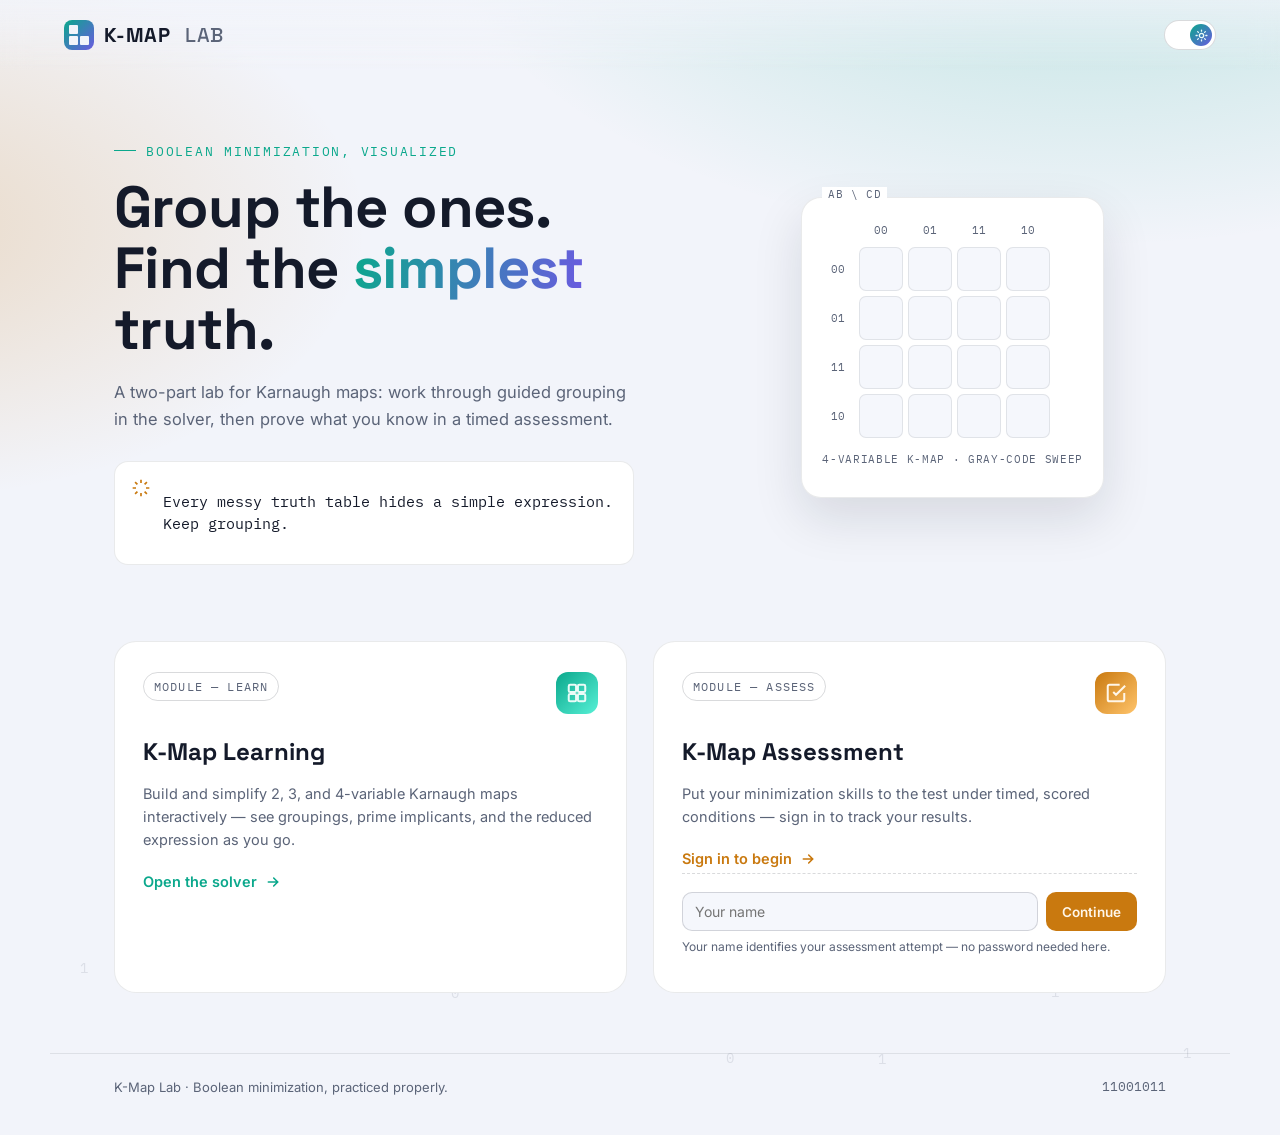
<file: index.html>
<!DOCTYPE html>
<html lang="en">
<head>
<meta charset="UTF-8" />
<meta name="viewport" content="width=device-width, initial-scale=1.0" />
<title>K-Map Lab — Learning &amp; Assessment Platform</title>
<meta name="theme-color" content="#0A0E1A" />
<meta name="description" content="Learn Karnaugh map minimization step by step, then prove it under timed assessment." />
<link rel="preconnect" href="https://fonts.googleapis.com">
<link rel="preconnect" href="https://fonts.gstatic.com" crossorigin>
<link href="https://fonts.googleapis.com/css2?family=Space+Grotesk:wght@400;500;600;700&family=IBM+Plex+Mono:wght@400;500;600&family=Inter:wght@400;500;600&display=swap" rel="stylesheet">
<style>
  :root[data-theme="dark"]{
    --bg:#080B14;
    --bg-2:#0D1220;
    --panel:#111827;
    --panel-2:#151E30;
    --ink:#E9EDF7;
    --ink-dim:#8D98B4;
    --accent:#2FE1C4;
    --accent-ink:#04241F;
    --accent-2:#F5A623;
    --accent-2-ink:#2B1B00;
    --accent-3:#9C8CFF;
    --border:rgba(233,237,247,0.09);
    --border-strong:rgba(233,237,247,0.16);
    --glow-a:rgba(47,225,196,0.35);
    --glow-b:rgba(245,166,35,0.30);
    --shadow: 0 20px 60px rgba(0,0,0,0.45);
    --scrim: rgba(8,11,20,0.6);
  }
  :root[data-theme="light"]{
    --bg:#F2F4FA;
    --bg-2:#E9EDF6;
    --panel:#FFFFFF;
    --panel-2:#F5F7FC;
    --ink:#141A2A;
    --ink-dim:#5B6478;
    --accent:#0BA88C;
    --accent-ink:#EAFBF7;
    --accent-2:#C9790F;
    --accent-2-ink:#FFF6E8;
    --accent-3:#6A5AE0;
    --border:rgba(20,26,42,0.09);
    --border-strong:rgba(20,26,42,0.16);
    --glow-a:rgba(11,168,140,0.25);
    --glow-b:rgba(201,121,15,0.22);
    --shadow: 0 20px 50px rgba(20,26,42,0.12);
    --scrim: rgba(242,244,250,0.7);
  }

  *{box-sizing:border-box;}
  html{scroll-behavior:smooth;}
  body{
    margin:0;
    background:
      radial-gradient(1100px 600px at 85% -10%, var(--glow-a) 0%, transparent 60%),
      radial-gradient(900px 500px at -10% 20%, var(--glow-b) 0%, transparent 55%),
      var(--bg);
    color:var(--ink);
    font-family:'Inter', system-ui, sans-serif;
    -webkit-font-smoothing:antialiased;
    min-height:100vh;
    transition:background-color .4s ease, color .4s ease;
    overflow-x:hidden;
  }
  h1,h2,h3{ font-family:'Space Grotesk', sans-serif; margin:0; }
  .mono{ font-family:'IBM Plex Mono', monospace; }
  a{ color:inherit; text-decoration:none; }
  button{ font-family:inherit; cursor:pointer; }

  ::selection{ background:var(--accent); color:var(--accent-ink); }

  /* ---------- floating binary ambience ---------- */
  .bit{
    position:fixed; z-index:0; pointer-events:none;
    font-family:'IBM Plex Mono', monospace;
    color:var(--ink-dim);
    opacity:.14;
    font-size:14px;
    animation:drift linear infinite;
  }
  @keyframes drift{
    from{ transform:translateY(0); }
    to{ transform:translateY(-120vh); }
  }

  /* ---------- topbar ---------- */
  .topbar{
    position:sticky; top:0; z-index:20;
    display:flex; align-items:center; justify-content:space-between;
    padding:20px clamp(20px,5vw,64px);
    backdrop-filter:blur(14px);
    background:linear-gradient(to bottom, var(--scrim), transparent);
  }
  .brand{
    font-family:'Space Grotesk', sans-serif;
    font-weight:700; font-size:20px; letter-spacing:.02em;
    display:flex; align-items:center; gap:10px;
  }
  .brand .mark{
    width:30px; height:30px; border-radius:8px;
    background:linear-gradient(135deg, var(--accent), var(--accent-3));
    display:grid; grid-template-columns:1fr 1fr; grid-template-rows:1fr 1fr; gap:2px; padding:5px;
  }
  .brand .mark i{ background:var(--bg); border-radius:1px; }
  .brand .mark i:nth-child(2){ background:transparent; }
  .brand span{ color:var(--ink-dim); font-weight:500; }

  .theme-toggle{
    position:relative;
    width:52px; height:30px; border-radius:999px;
    border:1px solid var(--border-strong);
    background:var(--panel);
    display:flex; align-items:center;
    padding:3px;
  }
  .theme-toggle .knob{
    width:22px; height:22px; border-radius:50%;
    background:linear-gradient(135deg, var(--accent), var(--accent-3));
    display:grid; place-items:center; color:var(--accent-ink);
    transition:transform .35s cubic-bezier(.65,0,.35,1);
  }
  :root[data-theme="light"] .theme-toggle .knob{ transform:translateX(22px); }
  .theme-toggle svg{ width:13px; height:13px; }

  /* ---------- hero ---------- */
  .hero{
    position:relative; z-index:1;
    max-width:1180px; margin:0 auto;
    padding:clamp(24px,6vw,60px) clamp(20px,5vw,64px) 20px;
    display:grid; grid-template-columns:1.15fr 0.85fr; gap:48px;
    align-items:center;
  }
  .eyebrow{
    font-family:'IBM Plex Mono', monospace;
    font-size:12.5px; letter-spacing:.14em; text-transform:uppercase;
    color:var(--accent);
    display:flex; align-items:center; gap:10px;
    margin-bottom:18px;
    opacity:0; animation:riseIn .7s ease forwards; animation-delay:.05s;
  }
  .eyebrow::before{
    content:""; width:22px; height:1px; background:var(--accent);
  }
  .hero h1{
    font-size:clamp(34px, 5.2vw, 58px);
    line-height:1.06; font-weight:700; letter-spacing:-.01em;
    opacity:0; animation:riseIn .7s ease forwards; animation-delay:.15s;
  }
  .hero h1 em{
    font-style:normal;
    background:linear-gradient(100deg, var(--accent), var(--accent-3));
    -webkit-background-clip:text; background-clip:text; color:transparent;
  }
  .hero-sub{
    margin-top:18px; max-width:520px;
    color:var(--ink-dim); font-size:16.5px; line-height:1.65;
    opacity:0; animation:riseIn .7s ease forwards; animation-delay:.25s;
  }
  .motivational-wrap{
    margin-top:28px; min-height:52px;
    opacity:0; animation:riseIn .7s ease forwards; animation-delay:.35s;
  }
  .motivational{
    display:flex; gap:12px; align-items:flex-start;
    padding:14px 16px; border-radius:14px;
    background:var(--panel); border:1px solid var(--border);
    max-width:520px;
  }
  .motivational .spark{
    flex:none; width:20px; height:20px; margin-top:2px; color:var(--accent-2);
  }
  #quoteText{ font-size:14.5px; color:var(--ink); line-height:1.55; }
  #quoteText b{ color:var(--accent); font-weight:600; }

  @keyframes riseIn{
    from{ opacity:0; transform:translateY(14px); }
    to{ opacity:1; transform:translateY(0); }
  }

  /* ---------- signature K-map grid ---------- */
  .kmap-wrap{
    display:flex; justify-content:center;
    opacity:0; animation:riseIn .8s ease forwards; animation-delay:.2s;
  }
  .kmap-frame{
    background:var(--panel);
    border:1px solid var(--border);
    border-radius:20px;
    padding:20px;
    box-shadow:var(--shadow);
    position:relative;
  }
  .kmap-frame::before{
    content:"AB \\ CD";
    position:absolute; top:-11px; left:20px;
    font-family:'IBM Plex Mono', monospace; font-size:10.5px;
    background:var(--panel); padding:0 6px; color:var(--ink-dim); letter-spacing:.05em;
  }
  .kmap-grid{
    display:grid;
    grid-template-columns:32px repeat(4, 44px);
    grid-template-rows:24px repeat(4, 44px);
    gap:5px;
  }
  .klabel{
    display:flex; align-items:center; justify-content:center;
    font-family:'IBM Plex Mono', monospace; font-size:11px; color:var(--ink-dim);
  }
  .kcell{
    border-radius:7px;
    background:var(--panel-2);
    border:1px solid var(--border);
    animation:pulseCell 4.8s ease-in-out infinite;
  }
  @keyframes pulseCell{
    0%, 92%, 100%{ background:var(--panel-2); box-shadow:none; border-color:var(--border); }
    4%, 10%{ background:var(--accent); box-shadow:0 0 16px var(--glow-a); border-color:var(--accent); }
  }
  .kmap-caption{
    margin-top:14px; text-align:center;
    font-family:'IBM Plex Mono', monospace; font-size:11px; color:var(--ink-dim);
    letter-spacing:.06em;
  }

  /* ---------- modules ---------- */
  .modules{
    position:relative; z-index:1;
    max-width:1180px; margin:20px auto 0;
    padding:36px clamp(20px,5vw,64px) 10px;
    display:grid; grid-template-columns:1fr 1fr; gap:26px;
  }
  .module-card{
    position:relative;
    background:var(--panel);
    border:1px solid var(--border);
    border-radius:22px;
    padding:30px 28px 26px;
    overflow:hidden;
    cursor:pointer;
    transition:transform .35s cubic-bezier(.2,.8,.2,1), border-color .35s ease, box-shadow .35s ease;
    opacity:0; animation:riseIn .7s ease forwards;
  }
  .module-card:nth-child(1){ animation-delay:.45s; }
  .module-card:nth-child(2){ animation-delay:.55s; }
  .module-card:hover{
    transform:translateY(-6px);
    border-color:var(--border-strong);
    box-shadow:var(--shadow);
  }
  .module-card::after{
    content:""; position:absolute; inset:auto -40% -60% auto; width:220px; height:220px;
    border-radius:50%; filter:blur(10px); opacity:.22; pointer-events:none;
  }
  .module-card.learn::after{ background:var(--accent); }
  .module-card.assess::after{ background:var(--accent-2); }

  .card-top{ display:flex; align-items:flex-start; justify-content:space-between; margin-bottom:22px; }
  .card-tag{
    font-family:'IBM Plex Mono', monospace; font-size:11.5px; letter-spacing:.1em;
    padding:6px 10px; border-radius:999px; border:1px solid var(--border-strong);
    color:var(--ink-dim);
  }
  .card-icon{
    width:42px; height:42px; border-radius:12px; display:grid; place-items:center;
    color:var(--accent-ink);
  }
  .module-card.learn .card-icon{ background:linear-gradient(135deg, var(--accent), #57f0d6); }
  .module-card.assess .card-icon{ background:linear-gradient(135deg, var(--accent-2), #ffc46b); color:var(--accent-2-ink); }
  .card-icon svg{ width:22px; height:22px; }

  .module-card h2{ font-size:24px; margin-bottom:10px; }
  .module-card p.desc{ color:var(--ink-dim); font-size:14.5px; line-height:1.6; margin-bottom:22px; }

  .cta-row{
    display:flex; align-items:center; gap:8px;
    font-weight:600; font-size:14.5px;
  }
  .module-card.learn .cta-row{ color:var(--accent); }
  .module-card.assess .cta-row{ color:var(--accent-2); }
  .cta-row svg{ width:16px; height:16px; transition:transform .3s ease; }
  .module-card:hover .cta-row svg{ transform:translateX(5px); }

  /* assessment login mini-form */
  .assess-panel{
    margin-top:6px; padding-top:18px; border-top:1px dashed var(--border-strong);
  }
  .assess-form{ display:flex; gap:8px; flex-wrap:wrap; }
  .assess-form input{
    flex:1 1 150px; min-width:0;
    background:var(--panel-2); border:1px solid var(--border-strong);
    color:var(--ink); border-radius:10px; padding:10px 12px; font-size:14px;
    font-family:'Inter', sans-serif;
  }
  .assess-form input:focus{ outline:2px solid var(--accent-2); outline-offset:1px; }
  .assess-form button{
    flex:none;
    background:var(--accent-2); color:var(--accent-2-ink); border:none;
    border-radius:10px; padding:10px 16px; font-weight:600; font-size:13.5px;
    transition:filter .2s ease;
  }
  .assess-form button:hover{ filter:brightness(1.08); }
  .assess-hint{ margin-top:8px; font-size:12px; color:var(--ink-dim); }

  .welcome-box{
    display:flex; align-items:center; justify-content:space-between; gap:10px; flex-wrap:wrap;
  }
  .welcome-msg{ font-size:14.5px; }
  .welcome-msg b{ color:var(--accent-2); }
  .switch-user{ font-size:12px; color:var(--ink-dim); border-bottom:1px dashed var(--ink-dim); }
  .switch-user:hover{ color:var(--ink); }

  /* ---------- footer ---------- */
  footer{
    position:relative; z-index:1;
    max-width:1180px; margin:50px auto 0; padding:24px clamp(20px,5vw,64px) 40px;
    display:flex; justify-content:space-between; align-items:center; flex-wrap:wrap; gap:10px;
    border-top:1px solid var(--border);
    color:var(--ink-dim); font-size:13px;
  }

  /* ---------- responsive ---------- */
  @media (max-width:860px){
    .hero{ grid-template-columns:1fr; }
    .kmap-wrap{ order:-1; transform:scale(.92); }
    .modules{ grid-template-columns:1fr; }
  }
  @media (max-width:480px){
    .kmap-grid{
      grid-template-columns:26px repeat(4, 1fr);
      grid-template-rows:20px repeat(4, 38px);
    }
    .brand span{ display:none; }
  }

  @media (prefers-reduced-motion: reduce){
    *{ animation-duration:0.01ms !important; animation-iteration-count:1 !important; transition-duration:0.01ms !important; }
  }
</style>
</head>
<body>

<header class="topbar">
  <div class="brand">
    <span class="mark"><i></i><i></i><i></i><i></i></span>
    K-MAP<span>&nbsp;LAB</span>
  </div>
  <button class="theme-toggle" id="themeToggle" aria-label="Toggle light and dark mode">
    <span class="knob">
      <svg id="knobIcon" viewBox="0 0 24 24" fill="none" stroke="currentColor" stroke-width="2.4" stroke-linecap="round"><circle cx="12" cy="12" r="4"></circle><path d="M12 2v2M12 20v2M4.9 4.9l1.4 1.4M17.7 17.7l1.4 1.4M2 12h2M20 12h2M4.9 19.1l1.4-1.4M17.7 6.3l1.4-1.4"/></svg>
    </span>
  </button>
</header>

<main>
  <section class="hero">
    <div>
      <p class="eyebrow">Boolean minimization, visualized</p>
      <h1>Group the ones.<br>Find the <em>simplest</em> truth.</h1>
      <p class="hero-sub">A two-part lab for Karnaugh maps: work through guided grouping in the solver, then prove what you know in a timed assessment.</p>
      <div class="motivational-wrap">
        <div class="motivational">
          <svg class="spark" viewBox="0 0 24 24" fill="none" stroke="currentColor" stroke-width="2"><path d="M12 2v4M12 18v4M4.9 4.9l2.8 2.8M16.3 16.3l2.8 2.8M2 12h4M18 12h4M4.9 19.1l2.8-2.8M16.3 7.7l2.8-2.8"/></svg>
          <p id="quoteText" class="mono">Loading…</p>
        </div>
      </div>
    </div>

    <div class="kmap-wrap">
      <div class="kmap-frame">
        <div class="kmap-grid" id="kmapGrid"></div>
        <p class="kmap-caption">4-VARIABLE K-MAP · GRAY-CODE SWEEP</p>
      </div>
    </div>
  </section>

  <section class="modules">
    <!-- LEARNING -->
    <article class="module-card learn" id="learnCard">
      <div class="card-top">
        <span class="card-tag mono">MODULE — LEARN</span>
        <span class="card-icon">
          <svg viewBox="0 0 24 24" fill="none" stroke="currentColor" stroke-width="2.2"><rect x="3" y="3" width="8" height="8" rx="1.5"/><rect x="13" y="3" width="8" height="8" rx="1.5"/><rect x="3" y="13" width="8" height="8" rx="1.5"/><rect x="13" y="13" width="8" height="8" rx="1.5"/></svg>
        </span>
      </div>
      <h2>K-Map Learning</h2>
      <p class="desc">Build and simplify 2, 3, and 4-variable Karnaugh maps interactively — see groupings, prime implicants, and the reduced expression as you go.</p>
      <span class="cta-row">Open the solver
        <svg viewBox="0 0 24 24" fill="none" stroke="currentColor" stroke-width="2.4" stroke-linecap="round"><path d="M5 12h14M13 6l6 6-6 6"/></svg>
      </span>
    </article>

    <!-- ASSESSMENT -->
    <article class="module-card assess" id="assessCard">
      <div class="card-top">
        <span class="card-tag mono">MODULE — ASSESS</span>
        <span class="card-icon">
          <svg viewBox="0 0 24 24" fill="none" stroke="currentColor" stroke-width="2.2"><path d="M9 11l3 3L22 4"/><path d="M21 12v7a2 2 0 0 1-2 2H5a2 2 0 0 1-2-2V5a2 2 0 0 1 2-2h11"/></svg>
        </span>
      </div>
      <h2>K-Map Assessment</h2>
      <p class="desc">Put your minimization skills to the test under timed, scored conditions — sign in to track your results.</p>
      <span class="cta-row" id="assessCtaRow">Sign in to begin
        <svg viewBox="0 0 24 24" fill="none" stroke="currentColor" stroke-width="2.4" stroke-linecap="round"><path d="M5 12h14M13 6l6 6-6 6"/></svg>
      </span>

      <div class="assess-panel" id="assessPanel">
        <!-- filled by JS: login form OR welcome box -->
      </div>
    </article>
  </section>

  <footer>
    <span>K-Map Lab · Boolean minimization, practiced properly.</span>
    <span class="mono" id="clockBits">01001011</span>
  </footer>
</main>

<script>
(function(){
  /* ---------------- THEME ---------------- */
  const root = document.documentElement;
  const toggle = document.getElementById('themeToggle');
  const knobIcon = document.getElementById('knobIcon');
  const sunPath = '<circle cx="12" cy="12" r="4"></circle><path d="M12 2v2M12 20v2M4.9 4.9l1.4 1.4M17.7 17.7l1.4 1.4M2 12h2M20 12h2M4.9 19.1l1.4-1.4M17.7 6.3l1.4-1.4"/>';
  const moonPath = '<path d="M21 12.8A9 9 0 1 1 11.2 3a7 7 0 0 0 9.8 9.8Z"/>';

  function applyTheme(t){
    root.setAttribute('data-theme', t);
    knobIcon.innerHTML = t === 'dark' ? moonPath : sunPath;
    localStorage.setItem('kmapTheme', t);
  }
  const saved = localStorage.getItem('kmapTheme') ||
    (window.matchMedia('(prefers-color-scheme: light)').matches ? 'light' : 'dark');
  applyTheme(saved);

  toggle.addEventListener('click', () => {
    applyTheme(root.getAttribute('data-theme') === 'dark' ? 'light' : 'dark');
  });

  /* ---------------- FLOATING BITS ---------------- */
  const bitCount = window.innerWidth < 600 ? 8 : 16;
  for(let i=0;i<bitCount;i++){
    const b = document.createElement('span');
    b.className = 'bit';
    b.textContent = Math.round(Math.random());
    b.style.left = Math.random()*100 + 'vw';
    b.style.top = (100 + Math.random()*20) + 'vh';
    b.style.animationDuration = (14 + Math.random()*14) + 's';
    b.style.animationDelay = (Math.random()*10) + 's';
    document.body.appendChild(b);
  }

  /* ---------------- K-MAP GRID (gray-code boustrophedon glow) ---------------- */
  const grid = document.getElementById('kmapGrid');
  const gray = ['00','01','11','10'];
  grid.appendChild(document.createElement('div')); // corner spacer
  gray.forEach(c => {
    const el = document.createElement('div');
    el.className = 'klabel mono';
    el.textContent = c;
    grid.appendChild(el);
  });

  let order = 0;
  const total = 16;
  for(let r=0;r<4;r++){
    const rowLabel = document.createElement('div');
    rowLabel.className = 'klabel mono';
    rowLabel.textContent = gray[r];
    grid.appendChild(rowLabel);

    const cols = (r % 2 === 0) ? [0,1,2,3] : [3,2,1,0];
    // We must still render cells left-to-right in DOM (grid order),
    // but stagger the *delay* using the boustrophedon path so the glow
    // travels like a true single-bit-change sweep across the map.
    const delays = new Array(4);
    cols.forEach((colIdx, i) => { delays[colIdx] = order + i; });
    for(let c=0;c<4;c++){
      const cell = document.createElement('div');
      cell.className = 'kcell';
      const stepDelay = (delays[c] / total) * 4.8;
      cell.style.animationDelay = stepDelay.toFixed(2) + 's';
      grid.appendChild(cell);
    }
    order += 4;
  }

  /* ---------------- MOTIVATIONAL MESSAGES ---------------- */
  const quotes = [
    'Every messy truth table hides a simple expression. Keep grouping.',
    'Sixteen cells, one elegant answer — it is in there.',
    'Minimization is patience wearing a grid.',
    'A don\u2019t-care is permission to simplify boldly.',
    'The shortest sum-of-products is out there. Go circle it.',
    'Practice today\u2019s map, and tomorrow\u2019s circuit gets smaller.'
  ];
  const quoteEl = document.getElementById('quoteText');
  let qi = 0;
  function showQuote(){
    quoteEl.style.opacity = 0;
    setTimeout(() => {
      quoteEl.textContent = quotes[qi % quotes.length];
      quoteEl.style.transition = 'opacity .5s ease';
      quoteEl.style.opacity = 1;
      qi++;
    }, 260);
  }
  showQuote();
  setInterval(showQuote, 5000);

  /* ---------------- NAVIGATION TARGETS ---------------- */
  const LEARN_URL = 'K-Map-Solver-main/index.html';
  const ASSESS_URL = 'K-Map%20Assessment/index.html';

  document.getElementById('learnCard').addEventListener('click', () => {
    window.location.href = LEARN_URL;
  });

  /* ---------------- ASSESSMENT LOGIN PANEL ---------------- */
  const panel = document.getElementById('assessPanel');
  const ctaRow = document.getElementById('assessCtaRow');

  function renderWelcome(name){
    ctaRow.childNodes[0].textContent = 'Continue to assessment ';
    panel.innerHTML = `
      <div class="welcome-box">
        <p class="welcome-msg">Welcome back, <b>${name}</b> — ready when you are.</p>
        <a href="#" class="switch-user mono" id="switchUser">Not you? Switch user</a>
      </div>`;
    document.getElementById('switchUser').addEventListener('click', (e) => {
      e.preventDefault();
      e.stopPropagation();
      localStorage.removeItem('kmapUser');
      renderForm();
    });
  }

  function renderForm(){
    ctaRow.childNodes[0].textContent = 'Sign in to begin ';
    panel.innerHTML = `
      <form class="assess-form" id="assessForm">
        <input type="text" id="studentName" placeholder="Your name" autocomplete="name" required />
        <button type="submit">Continue</button>
      </form>
      <p class="assess-hint">Your name identifies your assessment attempt — no password needed here.</p>`;
    const form = document.getElementById('assessForm');
    const input = document.getElementById('studentName');
    form.addEventListener('click', e => e.stopPropagation());
    input.addEventListener('click', e => e.stopPropagation());
    form.addEventListener('submit', (e) => {
      e.preventDefault();
      e.stopPropagation();
      const name = input.value.trim();
      if(!name) return;
      localStorage.setItem('kmapUser', name);
      renderWelcome(name);
    });
  }

  const existingUser = localStorage.getItem('kmapUser');
  if(existingUser){ renderWelcome(existingUser); } else { renderForm(); }

  document.getElementById('assessCard').addEventListener('click', (e) => {
    if(e.target.closest('.assess-form') || e.target.closest('.switch-user')) return;
    const user = localStorage.getItem('kmapUser');
    if(user){
      window.location.href = ASSESS_URL + '?user=' + encodeURIComponent(user);
    } else {
      const input = document.getElementById('studentName');
      if(input) input.focus();
    }
  });

  /* ---------------- FOOTER BIT TICKER ---------------- */
  const clockBits = document.getElementById('clockBits');
  setInterval(() => {
    let s = '';
    for(let i=0;i<8;i++) s += Math.round(Math.random());
    clockBits.textContent = s;
  }, 1400);
})();
</script>

</body>
</html>
</file>
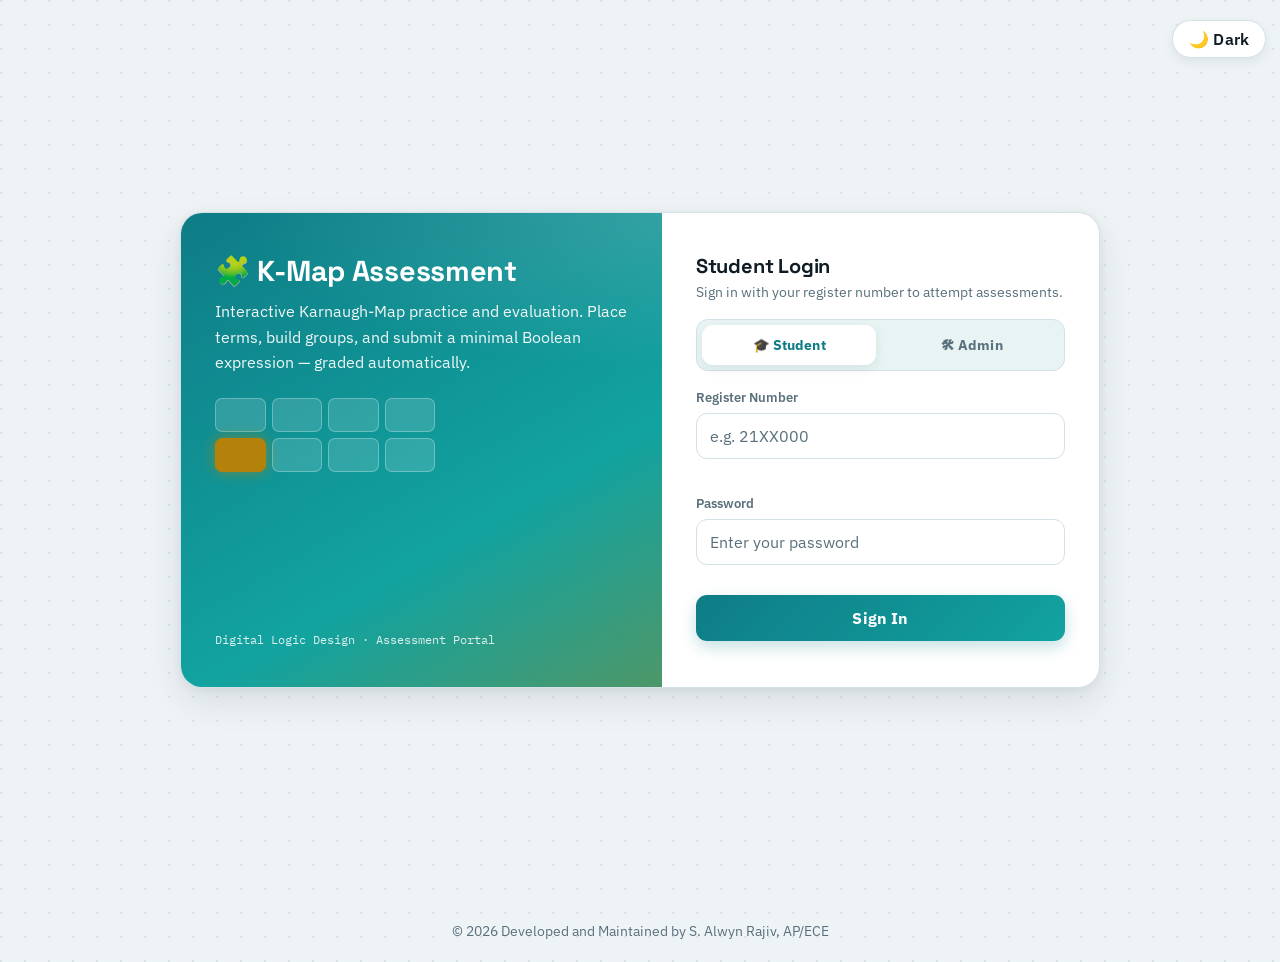
<file: K-Map Assessment/index.html>
<!doctype html>
<html lang="en" data-theme="light">
<head>
<meta charset="utf-8">
<meta name="viewport" content="width=device-width,initial-scale=1">
<meta name="theme-color" content="#3e7c7c">
<title>K-Map Assessment — Login</title>
<link rel="stylesheet" href="style.css">
</head>
<body>
<button class="themeToggle" onclick="toggleTheme()" style="position:fixed;right:14px;top:14px;z-index:99">🌙 Dark</button>

<div class="authShell">
  <div class="authGrid">
    <div class="authBrand">
      <div>
        <h1>🧩 K-Map Assessment</h1>
        <p>Interactive Karnaugh-Map practice and evaluation. Place terms, build groups, and submit a minimal Boolean expression — graded automatically.</p>
        <div class="authDiagram" id="brandDiagram"></div>
      </div>
      <div class="authFoot">Digital Logic Design · Assessment Portal</div>
    </div>

    <div class="authForm">
      <h2 id="formTitle">Student Login</h2>
      <p class="sub" id="formSub">Sign in with your register number to attempt assessments.</p>

      <div class="tabs">
        <button type="button" id="tabStudent" class="active" onclick="setRole('student')">🎓 Student</button>
        <button type="button" id="tabAdmin" onclick="setRole('admin')">🛠 Admin</button>
      </div>

      <form id="loginForm" novalidate>
        <label id="userLabel" for="username">Register Number</label>
        <input id="username" autocomplete="username" placeholder="e.g. 21XX000" required>
        <div class="field-error" id="userErr"></div>

        <label for="password">Password</label>
        <input id="password" type="password" autocomplete="current-password" placeholder="Enter your password" required>
        <div class="field-error" id="passErr"></div>

        <button id="submitBtn" type="submit">Sign In</button>
      </form>
      <div id="loginMsg"></div>
    </div>
  </div>
</div>

<script src="api.js"></script>
<script>
// paint a little animated "signal" strip in the brand panel — purely decorative
(function(){
  const d=document.getElementById('brandDiagram');
  for(let i=0;i<8;i++){const s=document.createElement('span');d.appendChild(s)}
  function pulse(){
    const spans=[...d.children];
    spans.forEach(s=>s.classList.remove('on'));
    const n=1+Math.floor(Math.random()*3);
    for(let i=0;i<n;i++) spans[Math.floor(Math.random()*spans.length)].classList.add('on');
  }
  pulse(); setInterval(pulse,1400);
})();

// If already logged in, skip straight to the right dashboard.
(function(){
  const s=session();
  if(s&&s.role==='admin') location.href='admin.html';
  else if(s&&s.role==='student') location.href='student.html';
})();

let role='student';
function setRole(r){
  role=r;
  tabStudent.classList.toggle('active',r==='student');
  tabAdmin.classList.toggle('active',r==='admin');
  formTitle.textContent = r==='student' ? 'Student Login' : 'Admin Login';
  formSub.textContent = r==='student' ? 'Sign in with your register number to attempt assessments.' : 'Sign in with your administrator credentials.';
  userLabel.textContent = r==='student' ? 'Register Number' : 'Admin Username';
  username.placeholder = r==='student' ? 'e.g. 21XX000' : 'Admin username';
  loginMsg.innerHTML='';
  userErr.textContent='';passErr.textContent='';
}

loginForm.addEventListener('submit', async (e)=>{
  e.preventDefault();
  userErr.textContent='';passErr.textContent='';loginMsg.innerHTML='';

  const u=username.value.trim(), p=password.value;
  let hasErr=false;
  if(!u){ userErr.textContent = role==='student' ? 'Enter your register number.' : 'Enter your admin username.'; hasErr=true; }
  if(!p){ passErr.textContent = 'Enter your password.'; hasErr=true; }
  if(hasErr) return;

  submitBtn.classList.add('loading');
  submitBtn.disabled=true;
  try{
    const j = await api('login',{role, username:u, password:p});
    saveSession(j.user);
    loginMsg.className='msg ok';
    loginMsg.textContent='Signed in. Redirecting…';
    location.href = j.user.role==='admin' ? 'admin.html' : 'student.html';
  }catch(err){
    loginMsg.className='msg bad';
    loginMsg.textContent = err.message || 'Login failed. Please try again.';
  }finally{
    submitBtn.classList.remove('loading');
    submitBtn.disabled=false;
  }
});
</script>
<footer class="site-footer">© 2026 Developed and Maintained by S. Alwyn Rajiv, AP/ECE</footer>
</body>
</html>
</file>
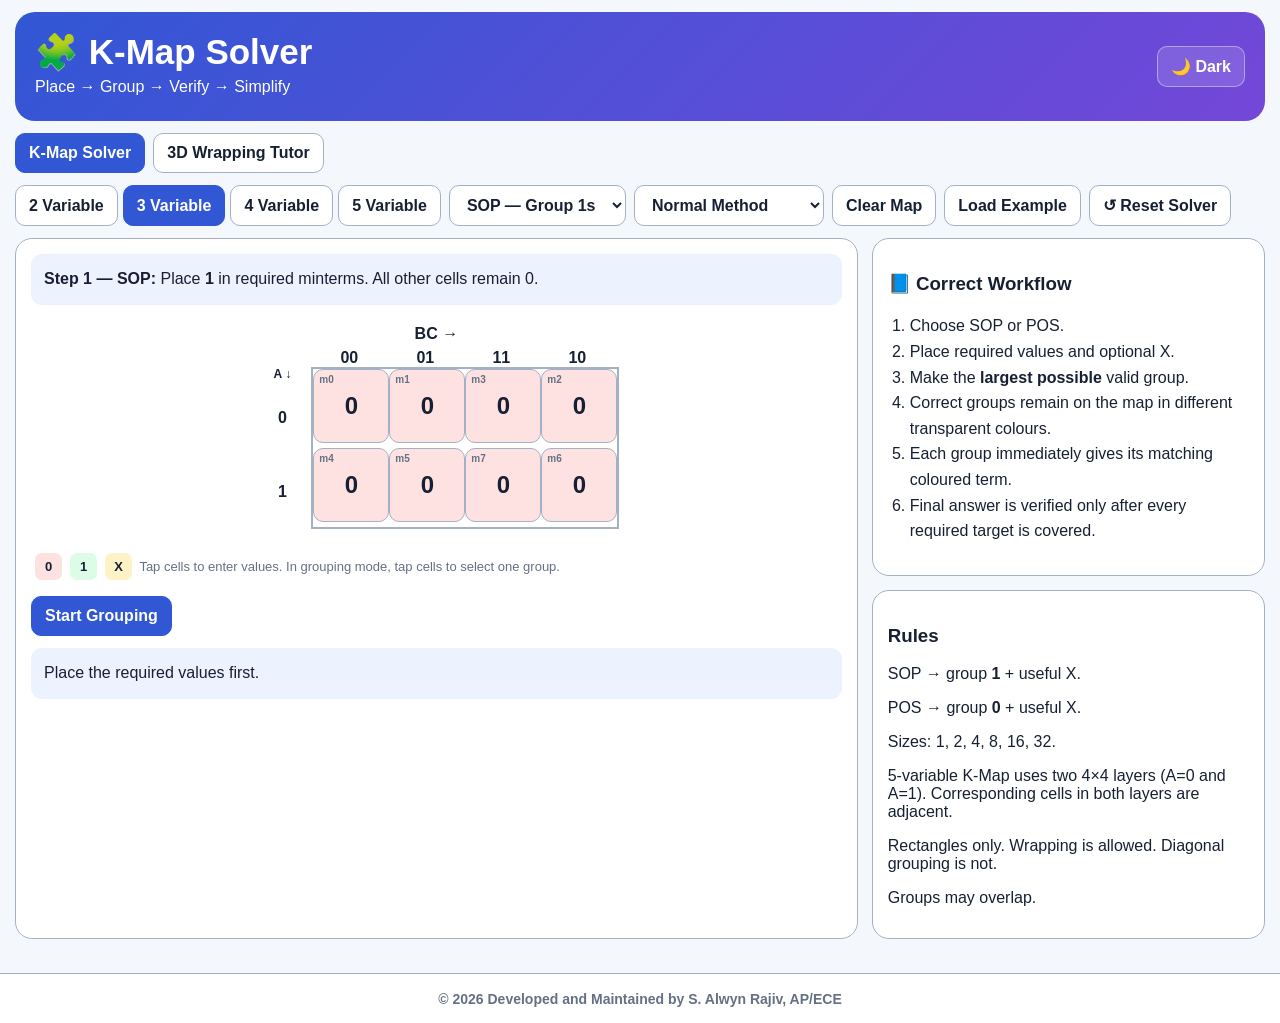
<file: K-Map-Solver-main/index.html>
<!doctype html>
<html lang="en" data-theme="light">
<head>
<meta charset="utf-8"><meta name="viewport" content="width=device-width,initial-scale=1">
<title>K-Map Solver</title><link rel="stylesheet" href="style.css">
</head>
<body>
<header><div><h1>🧩 K-Map Solver</h1><p>Place → Group → Verify → Simplify</p></div><button id="theme" class="theme">🌙 Dark</button></header>
<nav><button class="nav active" data-page="solver">K-Map Solver</button><button class="nav" data-page="wrap">3D Wrapping Tutor</button></nav>

<main id="solverPage" class="page active">
<section class="toolbar">
 <div class="seg" id="varTabs"><button data-v="2">2 Variable</button><button data-v="3" class="active">3 Variable</button><button data-v="4">4 Variable</button><button data-v="5">5 Variable</button></div>
 <select id="form"><option value="SOP">SOP — Group 1s</option><option value="POS">POS — Group 0s</option></select>
 <select id="method"><option value="normal">Normal Method</option><option value="dc">Don't Care Method</option></select>
 <button id="clear">Clear Map</button><button id="sample">Load Example</button><button id="resetAll">↺ Reset Solver</button>
</section>
<div class="layout">
<section class="panel">
 <div id="instruction" class="info"></div>
 <div class="stage"><div class="mapbox"><div id="topAxis" class="topaxis"></div><div id="cols" class="cols"></div><div class="maprow"><div class="rowhead"><div id="sideAxis" class="sideaxis"></div><div id="rows"></div></div><div id="grid" class="grid"></div></div></div></div>
 <div class="legend"><span class="key zeroK">0</span><span class="key oneK">1</span><span class="key dcK">X</span> Tap cells to enter values. In grouping mode, tap cells to select one group.</div>
 <div class="actions"><button id="start" class="primary">Start Grouping</button><button id="check" hidden>✓ Check This Group</button><button id="cancel" hidden>Clear Current Selection</button><button id="undo" hidden>Undo Last Group</button><button id="finish" hidden class="primary">Verify Final Answer</button></div>
 <div id="result" class="result">Place the required values first.</div>
 <div id="groupCards"></div><div id="answer"></div>
</section>
<aside>
 <section class="panel"><h3>📘 Correct Workflow</h3><ol><li>Choose SOP or POS.</li><li>Place required values and optional X.</li><li>Make the <b>largest possible</b> valid group.</li><li>Correct groups remain on the map in different transparent colours.</li><li>Each group immediately gives its matching coloured term.</li><li>Final answer is verified only after every required target is covered.</li></ol></section>
 <section class="panel"><h3>Rules</h3><p>SOP → group <b>1</b> + useful X.</p><p>POS → group <b>0</b> + useful X.</p><p>Sizes: 1, 2, 4, 8, 16, 32.</p><p>5-variable K-Map uses two 4×4 layers (A=0 and A=1). Corresponding cells in both layers are adjacent.</p><p>Rectangles only. Wrapping is allowed. Diagonal grouping is not.</p><p>Groups may overlap.</p></section>
</aside></div>
</main>

<main id="wrapPage" class="page">
<section class="wrapHero panel">
<h2>📄 3D K-Map Paper Folding & Wrapping Tutor</h2>
<p>Watch opposite edges physically move, meet and overlap. This demonstrates why cells that look far apart on a flat K-Map are actually adjacent.</p>
<div class="wrapControls">
<button data-fold="flat" class="active">Flat Paper</button>
<button data-fold="lr">Left ↔ Right Fold</button>
<button data-fold="tb">Top ↔ Bottom Fold</button>
<button data-fold="corner">Four Corners</button>
<button id="foldPlay" class="primary">▶ Auto Explain</button>
<button id="foldReset">↺ Reset</button>
</div>
<div class="foldStage">
<div class="foldScene">
 <div id="baseSheet" class="baseSheet">
  <div class="foldGrid">
   <span>m0</span><span>m1</span><span>m3</span><span>m2</span>
   <span>m4</span><span>m5</span><span>m7</span><span>m6</span>
   <span>m12</span><span>m13</span><span>m15</span><span>m14</span>
   <span>m8</span><span>m9</span><span>m11</span><span>m10</span>
  </div>
  <div class="overlapClone">
   <span>m0</span><span>m1</span><span>m3</span><span>m2</span>
   <span>m4</span><span>m5</span><span>m7</span><span>m6</span>
   <span>m12</span><span>m13</span><span>m15</span><span>m14</span>
   <span>m8</span><span>m9</span><span>m11</span><span>m10</span>
  </div>
  <div class="cornerOverlap">
   <span class="cornerChip c1">m0</span><span class="cornerChip c2">m2</span>
   <span class="cornerChip c3">m8</span><span class="cornerChip c4">m10</span>
   <span class="cornerCaption">m0 + m2 + m8 + m10 → one wrapped QUAD</span>
  </div>
  <div class="foldWing wingRight"></div><div class="foldWing wingBottom"></div>
 </div>
</div>
</div>
<div class="edgeLegend"><span class="redEdge">Top Edge</span><span class="blueEdge">Bottom Edge</span><span class="greenEdge">Left Edge</span><span class="orangeEdge">Right Edge</span></div>
<div id="foldExplain" class="info"><b>Flat paper:</b> Notice the four coloured boundaries. The K-Map rule says opposite boundaries are adjacent. Select a fold to see them physically meet.</div>
<div class="foldSteps"><div><b>① Identify</b><small>Find opposite edges.</small></div><div><b>② Fold</b><small>Move one edge toward the other.</small></div><div><b>③ Overlap</b><small>Edges meet on top of each other.</small></div><div><b>④ Group</b><small>Use this adjacency for a larger group.</small></div></div>
</section>

<section class="wrapCards">
<div class="panel"><h3>↔ Left–Right Wrapping</h3><p>The orange right edge folds toward and overlaps the green left edge. So <b>m0 ↔ m2</b>, <b>m4 ↔ m6</b>, <b>m12 ↔ m14</b>, and <b>m8 ↔ m10</b> are adjacent pairs.</p></div>
<div class="panel"><h3>↕ Top–Bottom Wrapping</h3><p>The blue bottom edge folds upward and overlaps the red top edge. Therefore row <b>{0,1,3,2}</b> touches row <b>{8,9,11,10}</b>.</p></div>
<div class="panel"><h3>◰ Four-Corner Wrapping</h3><p>When both directions wrap, <b>m0, m2, m8, m10</b> meet at the boundaries and can form a single quad when their values allow it.</p></div>
</section>

<section class="panel">
<h3>🧪 Interactive Wrapping Examples</h3>
<div class="exampleGrid">
<button class="wrapExample" data-ex="octet">8 Cells — Top + Bottom</button>
<button class="wrapExample" data-ex="edgecols">8 Cells — Left + Right</button>
<button class="wrapExample" data-ex="corners">4 Cells — Four Corners</button><button class="wrapExample" data-ex="cornerGroup">Corner Quad Grouping</button>
<button class="wrapExample" data-ex="pairlr">Pair — m0 & m2</button>
<button class="wrapExample" data-ex="pairtb">Pair — m0 & m2</button>
</div>
<div id="exampleExplain" class="info">Select an example. The related cells will be highlighted on the paper.</div>
</section>
</main>
  <footer class="site-footer">
  © 2026 Developed and Maintained by S. Alwyn Rajiv, AP/ECE
</footer>
<script src="kmap.js"></script><script src="solver.js"></script><script src="animation.js"></script><script src="script.js"></script>

</body></html>
</file>
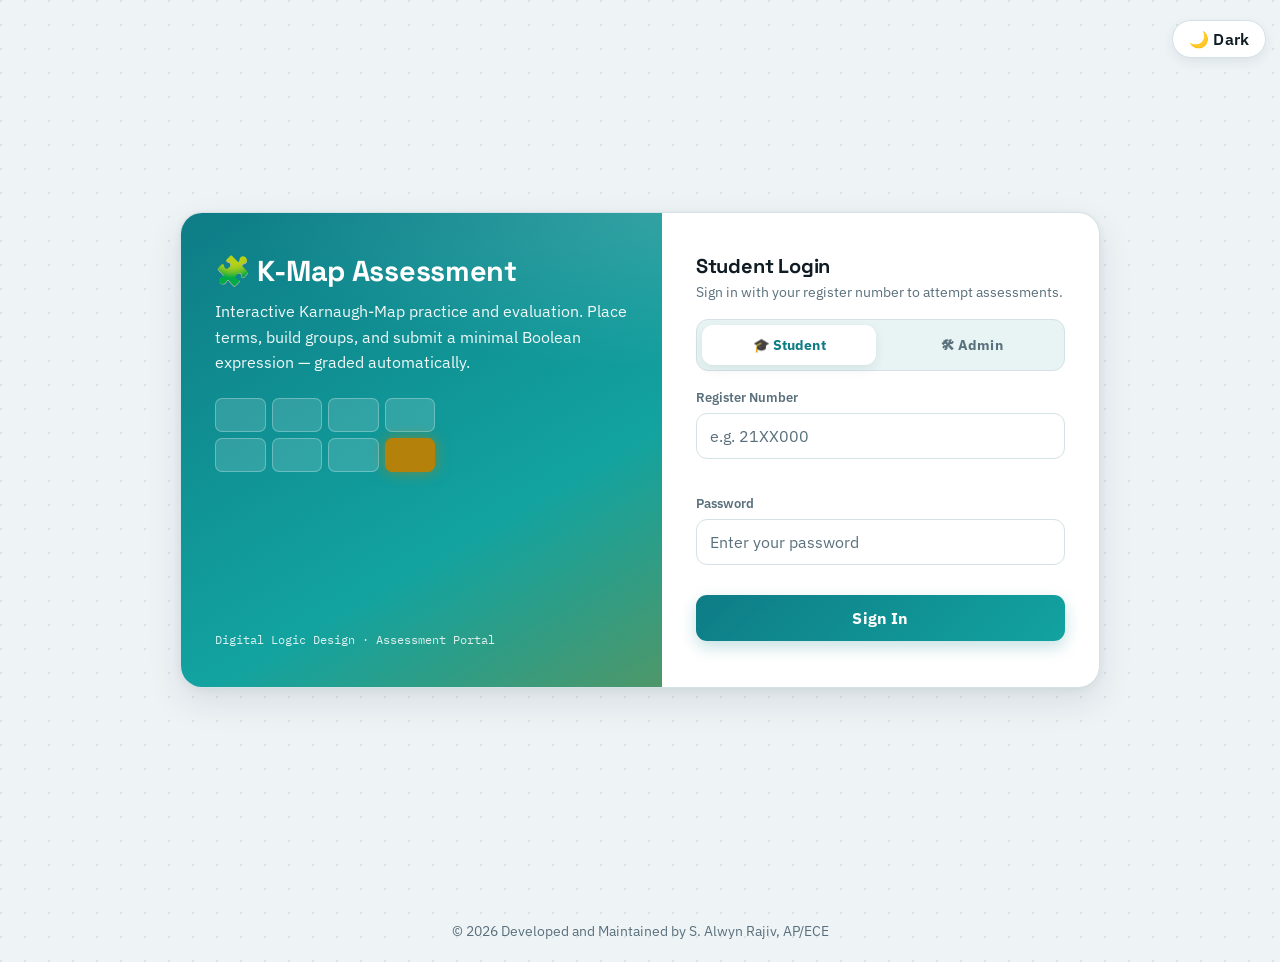
<file: K-Map Assessment/student.html>
<!doctype html><html lang="en" data-theme="light"><head><meta charset="utf-8"><meta name="viewport" content="width=device-width,initial-scale=1"><meta name="theme-color" content="#3e7c7c"><title>K-Map Assessment</title><link rel="stylesheet" href="style.css"></head><body>
<header><h1>🧩 K-Map Student Assessment</h1><p>Place terms, build valid groups, and submit a minimal expression.</p><div class="specStrip" id="specStrip"><span>SESSION: <b>ACTIVE</b></span><span id="specWho"></span></div><div class="headerActions"><button class="themeToggle" onclick="toggleTheme()" style="width:auto">🌙 Dark</button><button onclick="logout()" style="width:auto">Logout</button></div></header>
<div class="wrap"><div class="card" data-tag="Session Start"><h3 id="welcome"></h3><p class="sub">Select an assessment problem. Marks and availability are shown below.</p><select id="problem"></select><div id="selectedProblemInfo" class="msg"></div><button id="load">Start / Resume Problem</button><div id="topMsg"></div></div>
<div id="assessment" class="card hidden" data-tag="Live Assessment"><div class="questionHero"><h2 id="qtitle"></h2><div id="chips" class="chips"></div><p id="qnote"></p></div>
<div class="stepbar"><div id="s1" class="step active">1. Place Values</div><div id="s2" class="step">2. Create Groups</div><div id="s3" class="step">3. Final Answer</div></div><div id="timer" class="msg"></div><div id="instruction" class="msg"></div>
<div class="kmapWrap"><div id="map" class="kmap"></div></div><div class="placementHelp"><span>SOP: default 0 → place 1</span><span>POS: default 1 → place 0</span><span>Don't Care: use X</span></div>
<div id="placeActions"><button id="startGrouping">✓ Check Placement & Start Grouping</button><button id="resetPlacement" class="secondary">Reset Placement</button></div>
<div id="groupActions" class="hidden"><div class="row"><button id="checkGroup">✓ Check This Group</button><button id="clearSel" class="secondary">Clear Selection</button></div><button id="undoGroup" class="ghost">Undo Last Group</button></div>
<div id="feedback"></div><div id="groups"></div><div id="finalBox" class="hidden"><input id="finalAnswer" placeholder="Enter final simplified expression"><button id="submit">Submit Assessment</button></div></div></div>
<div class="card" data-tag="Performance"><h2>📊 My Previous Assessment Marks</h2><div id="studentSummary" class="row"></div><div id="historyList" style="overflow:auto"></div></div></div>
<footer class="site-footer">© 2026 Developed and Maintained by S. Alwyn Rajiv, AP/ECE</footer>

<div id="reviewOverlay" class="modalOverlay hidden">
  <div class="modalBox">
    <div id="reviewBody"></div>
    <div class="modalActions"><button class="secondary" onclick="closeReview()">Close</button></div>
  </div>
</div>

<script src="api.js"></script><script>
const me=requireRole("student"),G2=["0","1"],G4=["00","01","11","10"];let P=null,ATT=null,vals=[],sel=new Set(),accepted=[],phase="place",timerID=null;welcome.textContent=`Welcome, ${me.name} (${me.registerNo})`;specWho.innerHTML=`REG: <b>${me.registerNo}</b>`;
function cfg(v){if(v==2)return{R:2,C:2,rl:G2,cl:G2};if(v==3)return{R:2,C:4,rl:G2,cl:G4};if(v==4)return{R:4,C:4,rl:G4,cl:G4};return{R:4,C:8,rl:G4,cl:["000","001","011","010","100","101","111","110"]}}
function mt(v,r,c){let q=cfg(v);return parseInt(q.rl[r]+q.cl[c],2)}
function defaults(){let q=cfg(P.variables);vals=Array(q.R*q.C).fill(P.form==="POS"?1:0)}
function render(){let q=cfg(P.variables);map.style.gridTemplateColumns=`repeat(${q.C},minmax(54px,1fr))`;map.innerHTML="";for(let r=0;r<q.R;r++)for(let c=0;c<q.C;c++){let i=r*q.C+c,m=mt(P.variables,r,c),v=vals[i],b=document.createElement("button");b.className="cell "+(v===1?"v1":v==="X"?"vX":"")+(sel.has(i)?" sel":"");b.innerHTML=`<span class=m>m${m}</span><span>${v}</span>`;b.onclick=()=>cell(i);map.appendChild(b)}}
function cell(i){if(phase==="place"){let v=vals[i];if(P.form==="SOP")vals[i]=P.method==="dc"?(v===0?1:v===1?"X":0):(v===0?1:0);else vals[i]=P.method==="dc"?(v===1?0:v===0?"X":1):(v===1?0:1)}else{sel.has(i)?sel.delete(i):sel.add(i)}render()}
function placed(){let q=cfg(P.variables),terms=[],dontCares=[];vals.forEach((v,i)=>{let m=mt(P.variables,Math.floor(i/q.C),i%q.C);if(v==="X")dontCares.push(m);else if((P.form==="SOP"&&v===1)||(P.form==="POS"&&v===0))terms.push(m)});return{terms,dontCares}}
let problemCache=[];
function showProblemInfo(){
 let x=problemCache.find(p=>p.problemId===problem.value);
 if(!x){selectedProblemInfo.textContent="No active assessment problems.";load.disabled=true;return}
 let st=x.status||"AVAILABLE";
 let attemptsNote=x.maxAttempts?` • Attempts used: <b>${x.completedAttempts||0}/${x.maxAttempts}</b>`:"";
 selectedProblemInfo.innerHTML=`<b>${x.title}</b> • ${x.variables}-Variable ${x.form} • <b>${x.marks} Marks</b> • <span class="badge ${st}">${st}</span>${attemptsNote}${st==="COMPLETED"?` <br><span class="sub">🔒 You've used all your attempts for this problem.</span>`:""}`;
 load.disabled=(st!=="AVAILABLE");
}
async function list(){try{
 let j=await api("listProblems",{token:me.token});problemCache=j.problems||[];
 problem.innerHTML=problemCache.length?problemCache.map(x=>`<option value="${x.problemId}">${x.title} — ${x.variables}V ${x.form} — ${x.marks} Marks — ${x.status||"AVAILABLE"}${x.maxAttempts?` (${x.completedAttempts||0}/${x.maxAttempts} attempts used)`:""}</option>`).join(""):`<option value="">No active problems</option>`;
 problem.onchange=showProblemInfo;showProblemInfo();
}catch(e){topMsg.className="msg bad";topMsg.textContent=e.message}}
async function loadHistory(){try{
 let j=await api("getStudentDashboard",{token:me.token}),a=j.attempts||[],best=j.bestScores||[];
 let total=best.reduce((z,x)=>z+Number(x.score||0),0),maximum=best.reduce((z,x)=>z+Number(x.maxMarks||0),0);
 studentSummary.innerHTML=`<div class="msg"><b>${best.length}</b><br>Problems Attempted</div><div class="msg"><b>${total}/${maximum}</b><br>Total Best Marks</div>`;
 historyList.innerHTML=a.length?`<table><tr><th>Problem</th><th>Attempt</th><th>Marks</th><th>Result</th><th>Submitted</th><th>Review</th></tr>${a.map(x=>`<tr><td>${x.title}</td><td>${x.attemptNo}</td><td><b>${x.score}/${x.maxMarks}</b></td><td>${x.correct?"✅ Correct":"Submitted"}</td><td>${x.submittedAt?new Date(x.submittedAt).toLocaleString():"-"}</td><td>${x.revealAnswer?`<button class="secondary" style="width:auto;padding:8px 14px" onclick="reviewAttempt('${x.problemId}','${x.attemptId}')">Check Mistakes</button>`:`<button class="secondary" style="width:auto;padding:8px 14px;opacity:.6;cursor:not-allowed" disabled title="Your instructor hasn't revealed the answer for this problem yet">🔒 Locked</button>`}</td></tr>`).join("")}</table>`:`<div class="msg">No previous assessment submissions.</div>`;
}catch(e){historyList.innerHTML=`<div class="msg bad">${e.message}</div>`}}
list();loadHistory();

/* ---------- Review / mistake-check modal ---------- */
async function reviewAttempt(problemId,attemptId){
 reviewBody.innerHTML=`<div class="msg">Loading your submission...</div>`;
 reviewOverlay.classList.remove("hidden");
 try{
   let d=await api("getAttemptDetail",{token:me.token,problemId,attemptId});
   renderReview(d);
 }catch(e){
   reviewBody.innerHTML=`<div class="msg bad">${e.message}</div>`;
 }
}
function questionBlockHTML(d,terms,dontCares,label){
 let names=["A","B","C","D","E"].slice(0,d.variables).join(",");
 let termText=terms.join(", "),dcText=dontCares.join(", ");
 let fn=d.form==="SOP"
   ?`F(${names}) = Σm(${termText})${dontCares.length?` + d(${dcText})`:""}`
   :`F(${names}) = ΠM(${termText})${dontCares.length?` + d(${dcText})`:""}`;
 return `<div class="questionHero" style="margin-bottom:14px">
   <div class="questionLabel">${label||"QUESTION"}</div>
   <div class="questionText">${d.variables}-Variable ${d.form} — simplify using a K-Map.</div>
   <div class="booleanFunction">${fn}</div>
 </div>`;
}
const REVIEW_PALETTE=["#0e7c86","#b4820a","#8855cc","#c73535","#2f9e44","#1f6feb","#d6336c"];
function kmapVisualHTML(d){
 let q=cfg(d.variables);
 let vals=Array(q.R*q.C).fill(d.form==="POS"?1:0);
 for(let i=0;i<vals.length;i++){
   let r=Math.floor(i/q.C),c=i%q.C,m=mt(d.variables,r,c);
   if(d.targetDontCares.includes(m))vals[i]="X";
   else if(d.targetTerms.includes(m))vals[i]=d.form==="SOP"?1:0;
 }
 let cellColor={};
 d.groups.filter(g=>g.valid).forEach((g,gi)=>{
   let color=REVIEW_PALETTE[gi%REVIEW_PALETTE.length];
   g.cells.forEach(m=>{(cellColor[m]=cellColor[m]||[]).push(color)});
 });
 let cells="";
 for(let r=0;r<q.R;r++)for(let c=0;c<q.C;c++){
   let i=r*q.C+c,m=mt(d.variables,r,c),v=vals[i],colors=cellColor[m]||[];
   let ring=colors.length?`box-shadow:inset 0 0 0 3px ${colors[0]}${colors.length>1?`, inset 0 0 0 6px ${colors[1]}`:""}`:"";
   cells+=`<div class="cell ${v===1?"v1":v==="X"?"vX":""}" style="${ring}"><span class="m">m${m}</span><span>${v}</span></div>`;
 }
 let legend=d.groups.filter(g=>g.valid).map((g,gi)=>`<span class="tag" style="border-color:${REVIEW_PALETTE[gi%REVIEW_PALETTE.length]};color:${REVIEW_PALETTE[gi%REVIEW_PALETTE.length]}">${g.term}</span>`).join("");
 return `<div class="kmapWrap"><div class="kmap" style="grid-template-columns:repeat(${q.C},minmax(46px,1fr))">${cells}</div></div>${legend?`<div style="margin-top:6px">${legend}</div>`:`<p class="sub">No valid groups to highlight.</p>`}`;
}
function functionTextFor(d){
 let names=["A","B","C","D","E"].slice(0,d.variables).join(",");
 let termText=d.targetTerms.join(", "),dcText=d.targetDontCares.join(", ");
 return d.form==="SOP"
  ? `F(${names}) = Σm(${termText})${d.targetDontCares.length?` + d(${dcText})`:""}`
  : `F(${names}) = ΠM(${termText})${d.targetDontCares.length?` + d(${dcText})`:""}`;
}
function buildMiniKmap(d){
 let palette=["#0e7c86","#b4820a","#7c3aed","#2563eb","#c73535","#0d9488","#be185d","#65a30d"];
 let validGroups=d.groups.filter(g=>g.valid);
 let q=cfg(d.variables),cells="";
 for(let r=0;r<q.R;r++)for(let c=0;c<q.C;c++){
   let m=mt(d.variables,r,c),isTerm=d.targetTerms.includes(m),isDC=d.targetDontCares.includes(m),missed=isTerm&&!d.coveredTerms.includes(m);
   let cls="cell "+(isTerm?"v1":isDC?"vX":"");
   let myGroups=validGroups.map((g,i)=>g.cells.includes(m)?i:-1).filter(i=>i>=0);
   let ring=myGroups.length?`box-shadow:${myGroups.map(i=>`0 0 0 3px ${palette[i%palette.length]}`).join(",")};`:"";
   let outline=missed?"outline:3px solid var(--bad);outline-offset:-6px;":"";
   let val=isDC?"X":(isTerm?1:0);
   let dots=myGroups.map(i=>`<span style="display:inline-block;width:8px;height:8px;border-radius:50%;margin:0 1.5px;background:${palette[i%palette.length]}"></span>`).join("");
   cells+=`<button type="button" class="${cls}" style="${ring}${outline}pointer-events:none" tabindex="-1"><span class="m">m${m}</span><span>${val}</span>${dots?`<span style="position:absolute;bottom:6px;left:0;right:0;text-align:center">${dots}</span>`:""}</button>`;
 }
 let legend=validGroups.length?`<div style="display:flex;flex-wrap:wrap;gap:10px;justify-content:center;margin-top:12px">${validGroups.map((g,i)=>`<span style="display:inline-flex;align-items:center;gap:6px;font-family:var(--font-mono);font-size:12.5px;font-weight:600;background:var(--surface);border:1px solid var(--line);border-radius:999px;padding:5px 10px"><span style="width:10px;height:10px;border-radius:50%;background:${palette[i%palette.length]};display:inline-block"></span>${g.term} → ${g.cells.map(c=>"m"+c).join(", ")}</span>`).join("")}</div>`:"";
 return `<div class="kmapWrap"><div class="kmap" style="grid-template-columns:repeat(${q.C},minmax(64px,1fr))">${cells}</div></div>${legend}<p class="sub" style="text-align:center;margin-top:10px">🔴 Red outline = a required minterm your groups didn't cover. Matching colored dots/rings show which group covers a cell.</p>`;
}
function renderReview(d){
 let groupRows=d.groups.length?d.groups.map(g=>`<tr><td>${g.cells.map(c=>"m"+c).join(", ")}</td><td>${g.valid?("✅ "+g.term):("❌ "+(g.message||"Invalid group"))}</td></tr>`).join(""):`<tr><td colspan="2">No groups were submitted.</td></tr>`;
 let missing=d.missingTerms.length?d.missingTerms.map(m=>"m"+m).join(", "):"None — all required minterms covered.";
 reviewBody.innerHTML=`
  <h3>${d.title} — Attempt ${d.attemptNo}</h3>
  <p class="sub">Submitted: ${d.submittedAt?new Date(d.submittedAt).toLocaleString():"-"}</p>
  <div class="reportSection">
    <h4>Question</h4>
    <div class="booleanFunction" style="font-size:1rem">${functionTextFor(d)}</div>
  </div>
  <div class="reportSection">
    <h4>Your K-Map</h4>
    ${buildMiniKmap(d)}
  </div>
  <div class="reportSection">
    <h4>Your Score</h4>
    <p><b>${d.score}/${d.maxMarks}</b> — ${d.correct?"✅ Fully Correct":"⚠️ Needs Improvement"}</p>
  </div>
  <div class="reportSection">
    <h4>Your Groups</h4>
    <table><tr><th>Cells</th><th>Result</th></tr>${groupRows}</table>
  </div>
  <div class="reportSection">
    <h4>Coverage Check</h4>
    <p>Required minterms: ${d.targetTerms.map(m=>"m"+m).join(", ")||"None"}</p>
    <p>Missed minterms: <b>${missing}</b></p>
    <p>Coverage: ${d.complete?"✅ Complete":"❌ Incomplete"} &nbsp;|&nbsp; Minimum grouping: ${d.minimum?`✅ Yes (${d.minimumGroupCount} groups)`:`❌ No — you used ${d.studentGroupCount}, minimum possible is ${d.minimumGroupCount}`}</p>
  </div>
  <div class="reportSection">
    <h4>Final Expression</h4>
    <p>Your answer: <b>${d.studentFinalAnswer||"(blank)"}</b> — ${d.equivalent?"✅ Equivalent to a correct expression":"❌ Not equivalent"}</p>
  </div>
  ${d.revealAnswer?`
  <div class="reportSection" style="border-color:var(--ok)">
    <h4>✅ Correct Answer</h4>
    <p style="font-family:var(--font-mono);font-weight:700;font-size:1.05rem">${d.correctExpression}</p>
    <p>Correct minimal groups: ${d.correctGroups.map(g=>g.cells.map(c=>"m"+c).join("/")+" → "+g.term).join("  |  ")}</p>
  </div>`:`
  <div class="reportSection"><p class="sub">🔒 The correct answer has not been revealed by your instructor yet.</p></div>`}
 `;
}
function closeReview(){reviewOverlay.classList.add("hidden")}

load.onclick=async()=>{load.classList.add("loading");load.disabled=true;try{P=(await api("getProblem",{token:me.token,problemId:problem.value})).problem;ATT=await api("startAttempt",{token:me.token,problemId:P.problemId});defaults();phase="place";sel.clear();accepted=[];assessment.classList.remove("hidden");qtitle.textContent=P.title;chips.innerHTML=`<span class=chip>${P.variables}-Variable</span><span class=chip>${P.form}</span><span class=chip>${P.method==="dc"?"Don't Care":"Normal"}</span><span class=chip>${P.marks} Marks</span>`;const variableNames=["A","B","C","D","E"].slice(0,P.variables).join(",");
const termText=P.terms.join(", ");
const dcText=P.dontCares.join(", ");
const functionText=P.form==="SOP"
  ? `F(${variableNames}) = Σm(${termText})${P.dontCares.length?` + d(${dcText})`:""}`
  : `F(${variableNames}) = ΠM(${termText})${P.dontCares.length?` + d(${dcText})`:""}`;
const defaultQuestion=`Simplify the following Boolean function using a ${P.variables}-variable K-Map and obtain the minimal ${P.form} expression.`;
qnote.innerHTML=`
  <div class="questionLabel">QUESTION</div>
  <div class="questionText">${P.note||defaultQuestion}</div>
  <div class="booleanFunction">${functionText}</div>
  <div class="questionHint">Place the given ${P.form==="SOP"?"minterms as 1":"maxterms as 0"}${P.dontCares.length?" and the don't-care terms as X":""} in the K-Map below.</div>
`;instruction.innerHTML=P.form==="SOP"?"<b>Place the 1s:</b> All cells start at 0. Tap required minterm cells.":"<b>Place the 0s:</b> All cells start at 1. Tap required maxterm cells.";placeActions.classList.remove("hidden");groupActions.classList.add("hidden");finalBox.classList.add("hidden");groups.innerHTML="";feedback.innerHTML="";submit.disabled=false;checkGroup.disabled=false;render();startTimer(ATT.deadline)}catch(e){topMsg.className="msg bad";topMsg.textContent=e.message}finally{load.classList.remove("loading");load.disabled=false}};
resetPlacement.onclick=()=>{defaults();render()};
startGrouping.onclick=async()=>{startGrouping.classList.add("loading");try{let x=placed(),j=await api("checkPlacement",{token:me.token,problemId:P.problemId,attemptId:ATT.attemptId,terms:x.terms,dontCares:x.dontCares});if(!j.correct){feedback.className="msg bad";feedback.textContent="❌ "+j.message;return}phase="group";feedback.className="msg ok";feedback.textContent="✓ Placement correct. Now create the largest valid groups.";placeActions.classList.add("hidden");groupActions.classList.remove("hidden");finalBox.classList.remove("hidden");s1.classList.remove("active");s2.classList.add("active");render()}catch(e){feedback.className="msg bad";feedback.textContent=e.message}finally{startGrouping.classList.remove("loading")}};
checkGroup.onclick=async()=>{checkGroup.classList.add("loading");try{let q=cfg(P.variables),g=[...sel].map(i=>mt(P.variables,Math.floor(i/q.C),i%q.C)),j=await api("checkGroup",{token:me.token,problemId:P.problemId,attemptId:ATT.attemptId,group:g});if(j.valid){accepted.push(g);feedback.className="msg ok";feedback.textContent="🎉 Correct group → "+j.term;groups.innerHTML+=`<span class=tag>${g.map(x=>"m"+x).join(", ")} → ${j.term}</span>`;sel.clear();render()}else{feedback.className="msg bad";feedback.textContent="❌ "+j.message}}catch(e){feedback.className="msg bad";feedback.textContent=e.message}finally{checkGroup.classList.remove("loading")}};
clearSel.onclick=()=>{sel.clear();render()};undoGroup.onclick=()=>{accepted.pop();groups.lastElementChild?.remove()};finalAnswer.onfocus=()=>{s2.classList.remove("active");s3.classList.add("active")};
submit.onclick=async()=>{submit.classList.add("loading");submit.disabled=true;try{let j=await api("submitAssessment",{token:me.token,problemId:P.problemId,attemptId:ATT.attemptId,groups:accepted,finalAnswer:finalAnswer.value});clearInterval(timerID);feedback.className="msg "+(j.correct?"ok":"bad");feedback.innerHTML=`<b>Submitted — Score: ${j.score}/${j.maxMarks}</b><br>Expression Equivalent: ${j.equivalent?"Yes":"No"} | Coverage: ${j.complete?"Complete":"Incomplete"} | Minimum Grouping: ${j.minimum?"Yes":"No"}`;checkGroup.disabled=true;loadHistory();list();setTimeout(()=>{assessment.classList.add("hidden");window.scrollTo({top:0,behavior:"smooth"})},1200)}catch(e){feedback.className="msg bad";feedback.textContent=e.message;submit.disabled=false}finally{submit.classList.remove("loading")}};
function startTimer(d){clearInterval(timerID);if(!d){timer.textContent="No time limit.";return}function t(){let z=new Date(d)-new Date();if(z<=0){clearInterval(timerID);timer.textContent="Time expired.";return}timer.textContent=`⏱ Time Remaining: ${Math.floor(z/60000)}:${String(Math.floor(z%60000/1000)).padStart(2,"0")}`}t();timerID=setInterval(t,1000)}
</script></body></html>
</file>
<file: K-Map Assessment/style.css>
/* ============================================================
   K-MAP ASSESSMENT — "BOARD" THEME
   A visual identity borrowed from the subject itself: printed
   circuit boards. Silkscreen ink on fibreglass in light mode,
   a live board under UV light in dark mode. Copper-teal traces,
   gold "signal" accents for active/1 states, monospace data type
   for anything that reads like a register value.
   ============================================================ */

@import url('https://fonts.googleapis.com/css2?family=Space+Grotesk:wght@500;600;700&family=IBM+Plex+Sans:wght@400;500;600;700&family=IBM+Plex+Mono:wght@500;600;700&display=swap');

:root{
  --bg:#eef3f6;
  --dot:#d7e3e8;
  --surface:#ffffff;
  --surface2:#e7f4f3;
  --text:#0f1c24;
  --muted:#5a707c;
  --line:#d4e1e6;
  --primary:#0e7c86;
  --primary2:#12a3a0;
  --gold:#b4820a;
  --gold-soft:#fbf0d3;
  --ok:#157a3d;
  --ok-soft:#e8f7ee;
  --bad:#c73535;
  --bad-soft:#fdecec;
  --shadow:0 14px 34px rgba(15,44,48,.10), 0 2px 8px rgba(15,44,48,.06);
  --shadow-sm:0 4px 12px rgba(15,44,48,.08);
  --radius:16px;
  --font-display:'Space Grotesk',system-ui,sans-serif;
  --font-body:'IBM Plex Sans',system-ui,-apple-system,Segoe UI,Arial,sans-serif;
  --font-mono:'IBM Plex Mono',ui-monospace,SFMono-Regular,Menlo,monospace;
}

html[data-theme="dark"]{
  --bg:#070c11;
  --dot:#132029;
  --surface:#0e161d;
  --surface2:#112229;
  --text:#e9f3f2;
  --muted:#8aa0a8;
  --line:#1f333c;
  --primary:#33e0c8;
  --primary2:#38b9d6;
  --gold:#f3c34d;
  --gold-soft:#2a2210;
  --ok:#52e096;
  --ok-soft:#0f2419;
  --bad:#ff7a7a;
  --bad-soft:#2a1414;
  --shadow:0 18px 40px rgba(0,0,0,.45), 0 2px 10px rgba(0,0,0,.35);
  --shadow-sm:0 6px 16px rgba(0,0,0,.35);
}

*{box-sizing:border-box}
html{scroll-behavior:smooth}

body{
  margin:0;
  font-family:var(--font-body);
  color:var(--text);
  background-color:var(--bg);
  background-image:radial-gradient(circle at 1px 1px, var(--dot) 1.4px, transparent 0);
  background-size:24px 24px;
  min-height:100vh;
  transition:background-color .25s,color .25s;
}

::selection{background:var(--gold-soft);color:var(--text)}

/* ---------- header ---------- */
header{
  position:relative;
  background:
    radial-gradient(1100px 220px at 12% -40%, rgba(255,255,255,.10), transparent 60%),
    linear-gradient(135deg,var(--primary),var(--primary2));
  color:#fff;
  padding:26px clamp(14px,4vw,38px) 30px;
  text-align:center;
  box-shadow:0 10px 30px rgba(14,124,134,.28);
  border-bottom:3px solid var(--gold);
}
header h1{
  margin:0 0 6px;
  font-family:var(--font-display);
  font-weight:700;
  letter-spacing:-.01em;
  font-size:clamp(1.4rem,4vw,2.15rem);
}
header p{margin:0;opacity:.92;font-size:.95rem}
header>button{position:absolute;right:18px;top:18px;width:auto}
header .headerActions{position:absolute;right:18px;top:18px;display:flex;gap:8px}
header .headerActions button{position:static}

/* ---------- layout ---------- */
.wrap{width:min(1180px,calc(100% - 24px));margin:auto;padding:22px 0 44px}

.card{
  position:relative;
  background:var(--surface);
  border:1px solid var(--line);
  border-radius:var(--radius);
  padding:clamp(16px,3vw,26px);
  margin:16px 0;
  box-shadow:var(--shadow);
}
.card::before{
  content:"";
  position:absolute;
  left:0;top:14px;bottom:14px;
  width:3px;
  border-radius:3px;
  background:linear-gradient(180deg,var(--primary),var(--gold));
  opacity:.85;
}
.card > h2:first-of-type,.card > h3:first-of-type{padding-left:2px}

h2,h3{
  margin-top:0;
  font-family:var(--font-display);
  font-weight:700;
  letter-spacing:-.01em;
  color:var(--text);
}
h2{font-size:1.25rem}
h3{font-size:1.05rem}

/* ---------- inputs & buttons ---------- */
input,select,textarea,button{
  width:100%;
  min-height:46px;
  padding:11px 13px;
  border:1.5px solid var(--line);
  border-radius:11px;
  margin:6px 0;
  font:inherit;
  font-family:var(--font-body);
  background:var(--surface);
  color:var(--text);
  transition:.18s border-color,.18s box-shadow,.18s transform,.18s filter;
}
input::placeholder,textarea::placeholder{color:var(--muted)}
input:focus-visible,select:focus-visible,textarea:focus-visible,button:focus-visible{
  outline:3px solid color-mix(in srgb, var(--primary) 35%, transparent);
  outline-offset:1px;
  border-color:var(--primary);
}
textarea{min-height:92px;resize:vertical}

button{
  border:0;
  background:linear-gradient(135deg,var(--primary),var(--primary2));
  color:#fff;
  font-weight:700;
  font-family:var(--font-body);
  letter-spacing:.01em;
  cursor:pointer;
  box-shadow:0 6px 16px rgba(14,124,134,.24);
  position:relative;
}
button:hover{transform:translateY(-1px);filter:brightness(1.05)}
button:active{transform:translateY(0)}
button:disabled{opacity:.55;cursor:not-allowed;transform:none;filter:none}
button.secondary{background:var(--surface2);color:var(--primary);box-shadow:none;border:1.5px solid var(--line)}
button.ghost{background:transparent;color:var(--primary);box-shadow:none;border:1.5px solid var(--line)}
button.danger{background:linear-gradient(135deg,var(--bad),#e06a6a)}

button.loading{color:transparent!important;pointer-events:none}
button.loading::after{
  content:"";
  position:absolute;left:50%;top:50%;
  width:18px;height:18px;
  margin:-9px 0 0 -9px;
  border-radius:50%;
  border:2.5px solid rgba(255,255,255,.45);
  border-top-color:#fff;
  animation:spin .7s linear infinite;
}
button.secondary.loading::after,button.ghost.loading::after{border-color:color-mix(in srgb, var(--primary) 30%, transparent);border-top-color:var(--primary)}
@keyframes spin{to{transform:rotate(360deg)}}

.themeToggle{
  width:auto!important;
  min-height:38px;
  padding:8px 16px;
  border-radius:999px;
  background:var(--surface);
  color:var(--text);
  border:1.5px solid var(--line);
  box-shadow:var(--shadow-sm);
  font-weight:600;
}
.themeToggle:hover{border-color:var(--gold)}

/* ---------- utility rows / states ---------- */
.row{display:grid;grid-template-columns:repeat(2,minmax(0,1fr));gap:12px}
.hidden{display:none!important}

.msg{
  padding:12px 14px;
  background:var(--surface2);
  border:1px solid var(--line);
  border-radius:12px;
  margin:10px 0;
  line-height:1.55;
}
.ok{border:1.5px solid var(--ok);background:var(--ok-soft);color:var(--text)}
.bad{border:1.5px solid var(--bad);background:var(--bad-soft);color:var(--text)}

.badge{
  display:inline-block;
  padding:3px 9px;
  border-radius:999px;
  font-size:11px;
  font-family:var(--font-mono);
  font-weight:700;
  letter-spacing:.03em;
  border:1px solid var(--line);
  background:var(--surface2);
  color:var(--muted);
}
.badge.AVAILABLE{color:var(--ok);border-color:var(--ok);background:var(--ok-soft)}
.badge.UPCOMING{color:var(--gold);border-color:var(--gold);background:var(--gold-soft)}
.badge.ENDED,.badge.INACTIVE{color:var(--bad);border-color:var(--bad);background:var(--bad-soft)}

/* ---------- tables ---------- */
table{
  width:100%;
  border-collapse:separate;
  border-spacing:0;
  min-width:620px;
  background:var(--surface);
  border-radius:12px;
  overflow:hidden;
  font-family:var(--font-body);
}
th,td{
  padding:11px 12px;
  border-bottom:1px solid var(--line);
  text-align:left;
  font-size:13.5px;
}
td{font-family:var(--font-mono);font-size:13px}
th{
  background:var(--surface2);
  color:var(--primary);
  font-family:var(--font-display);
  font-weight:600;
  text-transform:uppercase;
  letter-spacing:.04em;
  font-size:11.5px;
  position:sticky;top:0;
}
tr:hover td{background:color-mix(in srgb, var(--surface2) 55%, transparent)}
tr:last-child td{border-bottom:none}

#plist,#rlist,#analysis{overflow:auto;border-radius:12px}

/* ---------- K-map ---------- */
.kmap{
  display:grid;
  gap:6px;
  margin:18px auto;
  max-width:760px;
  overflow:auto;
  padding:10px;
}
.cell{
  min-width:58px;
  min-height:68px;
  background:var(--surface);
  color:var(--text);
  border:1.5px solid var(--line);
  position:relative;
  font-size:22px;
  font-family:var(--font-mono);
  font-weight:600;
  border-radius:9px;
  box-shadow:inset 0 0 0 1px transparent;
}
.cell:hover{border-color:var(--primary);background:var(--surface2)}
.cell.sel{outline:4px solid var(--primary);outline-offset:-5px;background:color-mix(in srgb, var(--primary) 14%, var(--surface))}
.m{position:absolute;top:5px;left:6px;font-size:10px;font-family:var(--font-mono);color:var(--muted);letter-spacing:.02em}

.tag{
  display:inline-block;
  background:var(--surface2);
  color:var(--primary);
  padding:7px 10px;
  margin:4px;
  border-radius:9px;
  font-size:12.5px;
  font-family:var(--font-mono);
  font-weight:700;
  border:1px solid var(--line);
}

/* ---------- admin stats ---------- */
#stats{grid-template-columns:repeat(4,1fr)}
#stats .msg{text-align:center;font-size:13.5px}
#stats .msg b{font-family:var(--font-display);font-size:1.7rem;color:var(--primary);display:block}

#timer{
  font-family:var(--font-mono);
  font-size:1.05rem;
  font-weight:700;
  text-align:center;
  color:var(--primary);
  background:var(--surface2);
  border:1px dashed var(--line);
}

.site-footer{text-align:center;padding:22px;color:var(--muted);font-size:.85rem}

@media(max-width:800px){
  #stats{grid-template-columns:repeat(2,1fr)}
  header>button{position:static;margin-top:12px}
  .kmap{justify-content:start}
}
@media(max-width:600px){
  .wrap{width:min(100% - 14px,1180px);padding-top:8px}
  .card{border-radius:14px;padding:13px}
  .row,#stats{grid-template-columns:1fr}
  header{padding:18px 10px}
  .cell{min-width:52px;min-height:60px;font-size:19px}
  input,select,textarea,button{font-size:16px}
  table{min-width:560px}
  th,td{font-size:12px;padding:8px}
}

/* ---------- assessment hero / question ---------- */
.questionHero{
  background:
    radial-gradient(600px 140px at 100% 0%, color-mix(in srgb, var(--gold) 12%, transparent), transparent 60%),
    var(--surface2);
  border:1px solid var(--line);
  border-radius:18px;
  padding:18px;
  margin-bottom:14px;
}
.chips{display:flex;flex-wrap:wrap;gap:7px}
.chip{
  padding:6px 11px;
  border-radius:999px;
  background:var(--surface);
  border:1px solid var(--line);
  font-size:11.5px;
  font-family:var(--font-mono);
  font-weight:700;
  color:var(--primary);
  letter-spacing:.02em;
}

.stepbar{display:grid;grid-template-columns:repeat(3,1fr);gap:8px;margin:14px 0}
.step{
  padding:10px;
  text-align:center;
  border-radius:12px;
  background:var(--surface2);
  color:var(--muted);
  font-weight:700;
  font-family:var(--font-display);
  font-size:.85rem;
  border:1px solid var(--line);
}
.step.active{
  background:linear-gradient(135deg,var(--primary),var(--primary2));
  color:#fff;
  border-color:transparent;
  box-shadow:0 6px 16px rgba(14,124,134,.28);
}

.kmapWrap{overflow:auto}
.cell.v1{
  background:var(--gold-soft);
  border-color:var(--gold);
  color:color-mix(in srgb, var(--text) 88%, var(--gold));
  box-shadow:0 0 0 1px color-mix(in srgb, var(--gold) 35%, transparent);
}
.cell.vX{
  background:var(--surface2);
  border-color:var(--primary2);
  border-style:dashed;
}

.placementHelp{display:flex;gap:8px;flex-wrap:wrap;justify-content:center}
.placementHelp span{
  padding:6px 10px;
  border-radius:8px;
  background:var(--surface2);
  border:1px solid var(--line);
  font-size:11.5px;
  font-family:var(--font-mono);
  font-weight:600;
  color:var(--muted);
}

@media(max-width:600px){
  .stepbar{grid-template-columns:1fr}
  .questionHero{padding:13px}
  .kmap{justify-content:start}
  .cell{min-width:54px}
  .chips{gap:4px}
}

/* prominent assessment question */
.questionLabel{
  display:inline-block;
  margin-top:10px;
  padding:5px 11px;
  border-radius:999px;
  background:linear-gradient(135deg,var(--primary),var(--primary2));
  color:#fff;
  font-size:10.5px;
  font-family:var(--font-mono);
  font-weight:700;
  letter-spacing:.1em;
}
.questionText{
  margin-top:12px;
  font-size:clamp(15px,2.5vw,18px);
  line-height:1.65;
  font-weight:500;
}
.booleanFunction{
  margin-top:14px;
  padding:clamp(14px,3vw,20px);
  text-align:center;
  font-family:var(--font-mono);
  font-size:clamp(17px,4.2vw,26px);
  font-weight:700;
  color:var(--primary);
  background:var(--surface);
  border:1.5px solid var(--primary);
  border-radius:14px;
  overflow-wrap:anywhere;
  box-shadow:inset 0 0 0 1px color-mix(in srgb,var(--primary) 12%,transparent);
}
.questionHint{margin-top:10px;color:var(--muted);font-size:13px;line-height:1.5;text-align:center}

@media(max-width:600px){
  .booleanFunction{padding:12px 8px;font-size:18px}
  .questionText{font-size:15px}
  .questionHint{font-size:12px}
}

/* ---------- student marks dashboard ---------- */
#studentSummary{grid-template-columns:repeat(2,minmax(0,1fr))}
#studentSummary .msg{text-align:center}
#studentSummary .msg b{font-family:var(--font-display);font-size:1.55rem;color:var(--primary);display:block}
#selectedProblemInfo{line-height:1.7}

@media(max-width:600px){#studentSummary{grid-template-columns:1fr}}

/* ============================================================
   LOGIN SCREEN
   ============================================================ */
.authShell{
  min-height:100vh;
  display:flex;
  align-items:center;
  justify-content:center;
  padding:20px;
}
.authGrid{
  width:min(920px,100%);
  display:grid;
  grid-template-columns:1.1fr 1fr;
  background:var(--surface);
  border:1px solid var(--line);
  border-radius:22px;
  box-shadow:var(--shadow);
  overflow:hidden;
}
.authBrand{
  position:relative;
  padding:40px 34px;
  color:#fff;
  background:
    radial-gradient(700px 260px at 100% 0%, rgba(255,255,255,.14), transparent 60%),
    linear-gradient(150deg,var(--primary),var(--primary2) 65%, var(--gold) 160%);
  display:flex;
  flex-direction:column;
  justify-content:space-between;
}
.authBrand h1{font-family:var(--font-display);font-size:1.8rem;margin:0 0 10px;letter-spacing:-.01em}
.authBrand p{opacity:.94;line-height:1.6;margin:0}
.authBrand .authDiagram{
  margin:22px 0;
  display:grid;
  grid-template-columns:repeat(4,1fr);
  gap:6px;
  max-width:220px;
}
.authBrand .authDiagram span{
  height:34px;border-radius:7px;
  background:rgba(255,255,255,.14);
  border:1px solid rgba(255,255,255,.28);
}
.authBrand .authDiagram span.on{background:var(--gold);border-color:var(--gold);box-shadow:0 0 14px rgba(180,130,10,.6)}
.authBrand .authFoot{font-family:var(--font-mono);font-size:11.5px;opacity:.85}

.authForm{padding:40px 34px;display:flex;flex-direction:column;justify-content:center}
.authForm h2{margin-bottom:4px}
.authForm .sub{color:var(--muted);margin:0 0 18px;font-size:13.5px}

.tabs{display:grid;grid-template-columns:1fr 1fr;gap:8px;background:var(--surface2);padding:5px;border-radius:12px;margin-bottom:18px;border:1px solid var(--line)}
.tabs button{
  min-height:38px;margin:0;
  background:transparent;color:var(--muted);
  box-shadow:none;font-weight:700;font-size:13.5px;
}
.tabs button.active{background:var(--surface);color:var(--primary);box-shadow:var(--shadow-sm)}

.authForm label{display:block;font-size:12.5px;font-weight:600;color:var(--muted);margin:12px 0 2px}
.authForm label:first-of-type{margin-top:0}

.field-error{color:var(--bad);font-size:12.5px;margin:2px 0 0;min-height:16px}

@media(max-width:760px){
  .authGrid{grid-template-columns:1fr}
  .authBrand{padding:30px}
  .authBrand .authDiagram{display:none}
  .authForm{padding:28px 24px}
}

/* ============================================================
   SECTION-WISE PDF REPORT MODAL
   ============================================================ */
.modalOverlay{
  position:fixed;inset:0;z-index:200;
  background:rgba(6,14,18,.55);
  display:flex;align-items:center;justify-content:center;
  padding:16px;
  backdrop-filter:blur(2px);
}
.modalBox{
  width:min(760px,100%);
  max-height:86vh;
  overflow:auto;
  background:var(--surface);
  border:1px solid var(--line);
  border-radius:18px;
  box-shadow:var(--shadow);
  padding:22px;
}
.modalBox h3{margin-bottom:4px}
.reportSection{margin:14px 0;padding:14px;border:1px solid var(--line);border-radius:12px;background:var(--surface2)}
.reportSection h4{margin:0 0 8px;font-family:var(--font-display);color:var(--primary)}
.reportSection table{min-width:0}
.modalActions{display:flex;gap:10px;margin-top:16px}
.modalActions button.secondary{width:auto;padding:11px 18px}
</file>
<file: K-Map-Solver-main/style.css>
:root{--bg:#f4f7fb;--panel:#fff;--text:#172033;--muted:#667085;--line:#a4b1c5;--primary:#3157d5;--soft:#edf2ff;--one:#dcfce7;--zero:#fee2e2;--dc:#fef3c7;--ok:#15803d;--bad:#dc2626}
html[data-theme=dark]{--bg:#0c1422;--panel:#162033;--text:#f4f7ff;--muted:#aab7cc;--line:#60718d;--primary:#819aff;--soft:#22314c;--one:#164534;--zero:#4b2027;--dc:#4c3c18;--ok:#4ade80;--bad:#fb7185}
*{box-sizing:border-box}body{margin:0;background:var(--bg);color:var(--text);font-family:Inter,Arial,sans-serif}button,select{font:inherit}button,select{border:1px solid var(--line);background:var(--panel);color:var(--text);padding:10px 13px;border-radius:10px;font-weight:700;cursor:pointer}button.active,.primary{background:var(--primary)!important;color:white!important;border-color:var(--primary)!important}
header{max-width:1250px;margin:12px auto 0;padding:20px;background:linear-gradient(135deg,#3157d5,#7447d8);color:white;border-radius:20px;display:flex;justify-content:space-between;align-items:center}header h1{margin:0;font-size:clamp(23px,4vw,35px)}header p{margin:5px 0}.theme{background:#ffffff22;color:white;border-color:#ffffff66}nav,.toolbar,.actions,.wrapControls{max-width:1250px;margin:12px auto;display:flex;gap:8px;flex-wrap:wrap}.page{display:none;max-width:1250px;margin:auto}.page.active{display:block}.seg{display:flex;gap:5px}.layout{display:grid;grid-template-columns:1.5fr .7fr;gap:14px}.panel{background:var(--panel);border:1px solid var(--line);border-radius:17px;padding:15px;margin-bottom:14px}.info,.result,.answer{background:var(--soft);padding:13px;border-radius:11px;line-height:1.55}.stage{overflow:auto;text-align:center;padding:20px 2px}.mapbox{display:inline-block}.topaxis{font-weight:900;margin-bottom:6px}.cols{display:grid;margin-left:58px;font-weight:900}.c4{grid-template-columns:repeat(4,76px)}.c2{grid-template-columns:repeat(2,94px)}.maprow{display:flex}.rowhead{width:58px}.sideaxis{font-size:12px;font-weight:900}.rlabel{height:74px;display:grid;place-items:center;font-weight:900}.grid{display:grid;border:2px solid var(--line);position:relative}.g4{grid-template-columns:repeat(4,76px)}.g2{grid-template-columns:repeat(2,94px)}.cell{height:74px;border:1px solid var(--line);background:var(--panel);color:var(--text);font-size:24px;font-weight:900;position:relative;overflow:hidden}.cell.one{background:var(--one)}.cell.zero{background:var(--zero)}.cell.dc{background:var(--dc)}.cell.current{outline:5px solid var(--primary);outline-offset:-6px;z-index:5}.m{position:absolute;left:5px;top:4px;font-size:10px;color:var(--muted);z-index:9}.val{position:relative;z-index:8}.overlay{position:absolute;inset:5px;border:4px solid var(--gc);background:var(--gb);border-radius:13px;z-index:3;pointer-events:none}.overlay.d1{border-style:solid}.overlay.d2{border-style:dashed;inset:9px}.overlay.d3{border-style:dotted;inset:13px}.overlay.d4{border-style:double;inset:16px}.legend{font-size:13px;color:var(--muted)}.key{display:inline-grid;place-items:center;width:27px;height:27px;border-radius:7px;margin:4px;font-weight:bold;color:#172033}.zeroK{background:#fee2e2}.oneK{background:#dcfce7}.dcK{background:#fef3c7}.result{margin-top:10px}.result.ok,.answer.ok{border:2px solid var(--ok)}.result.bad{border:2px solid var(--bad)}.groupCard{border-left:7px solid var(--gc);background:var(--soft);padding:11px;border-radius:10px;margin-top:8px}.term{font-size:20px;font-weight:900;color:var(--gc)}ol{padding-left:22px;line-height:1.6}
.wrapHero{text-align:center}.wrapCards{display:grid;grid-template-columns:repeat(3,1fr);gap:14px}.scene{height:430px;display:grid;place-items:center;perspective:1000px;overflow:hidden}.paper{width:360px;height:300px;transform-style:preserve-3d;transition:transform 1.2s cubic-bezier(.2,.8,.2,1);position:relative}.paperGrid{width:100%;height:100%;display:grid;grid-template-columns:repeat(4,1fr);background:var(--panel);box-shadow:0 20px 45px #0003;transform-style:preserve-3d}.paperGrid span{border:2px solid var(--line);display:grid;place-items:center;font-weight:900;background:color-mix(in srgb,var(--panel) 88%,#7aa2ff 12%)}.paper.lr{transform:rotateY(55deg) rotateX(8deg) scale(.9);border-radius:45%}.paper.tb{transform:rotateX(62deg) rotateZ(-5deg) scale(.9)}.paper.corner{transform:rotateX(48deg) rotateY(48deg) rotateZ(12deg) scale(.82)}.conf{position:fixed;z-index:9999;pointer-events:none;font-size:26px;animation:pop 1.5s forwards}@keyframes pop{to{transform:translate(var(--x),var(--y)) rotate(600deg);opacity:0}}
.site-footer {
  width: 100%;
  min-height: 50px;
  display: flex;
  justify-content: center;
  align-items: center;
  text-align: center;
  padding: 15px;
  margin-top: 20px;
  background: var(--panel);
  color: var(--muted);
  border-top: 1px solid var(--line);
  font-size: 14px;
  font-weight: 600;
  box-sizing: border-box;
}
@media(max-width:820px){header{margin:7px}.page,nav,.toolbar{padding:0 7px}.layout,.wrapCards{grid-template-columns:1fr}.c4{grid-template-columns:repeat(4,58px)}.g4{grid-template-columns:repeat(4,58px)}.c2{grid-template-columns:repeat(2,80px)}.g2{grid-template-columns:repeat(2,80px)}.cell,.rlabel{height:62px}.rowhead{width:48px}.cols{margin-left:48px}.paper{width:280px;height:235px}.scene{height:340px}}
.foldStage{height:470px;display:grid;place-items:center;perspective:1200px;overflow:hidden;background:radial-gradient(circle,var(--soft),transparent 70%);border-radius:18px;margin:18px 0}.foldScene{perspective:1100px}.baseSheet{width:360px;height:300px;position:relative;transform-style:preserve-3d;transition:transform 1.2s}.foldGrid{position:absolute;inset:0;display:grid;grid-template-columns:repeat(4,1fr);box-shadow:0 22px 45px #0004;transform-style:preserve-3d}.foldGrid span{display:grid;place-items:center;border:2px solid var(--line);font-weight:900;background:var(--panel);transition:.4s;backface-visibility:visible}.foldGrid span:nth-child(-n+4){border-top:8px solid #ef4444}.foldGrid span:nth-child(n+13){border-bottom:8px solid #2563eb}.foldGrid span:nth-child(4n+1){border-left:8px solid #16a34a}.foldGrid span:nth-child(4n){border-right:8px solid #f59e0b}.foldWing{position:absolute;z-index:5;pointer-events:none;transform-style:preserve-3d;transition:transform 1.6s cubic-bezier(.2,.8,.2,1),opacity .4s}.wingRight{right:0;top:0;width:50%;height:100%;transform-origin:left center}.wingBottom{bottom:0;left:0;width:100%;height:50%;transform-origin:center top}.baseSheet.lr{transform:rotateX(8deg) rotateY(-12deg)}.baseSheet.lr .wingRight{background:rgba(245,158,11,.22);border:5px solid #f59e0b;transform:rotateY(-180deg);box-shadow:0 0 35px #f59e0b88}.baseSheet.tb{transform:rotateY(8deg) rotateX(-10deg)}.baseSheet.tb .wingBottom{background:rgba(37,99,235,.22);border:5px solid #2563eb;transform:rotateX(180deg);box-shadow:0 0 35px #2563eb88}.baseSheet.corner{transform:rotateX(-12deg) rotateY(-12deg) scale(.92)}.baseSheet.corner .wingRight{background:rgba(245,158,11,.18);border:5px solid #f59e0b;transform:rotateY(-175deg)}.baseSheet.corner .wingBottom{background:rgba(37,99,235,.18);border:5px solid #2563eb;transform:rotateX(175deg)}.edgeLegend{display:flex;justify-content:center;gap:8px;flex-wrap:wrap;margin:10px}.edgeLegend span{padding:6px 10px;border-radius:999px;color:white;font-weight:800;font-size:12px}.redEdge{background:#ef4444}.blueEdge{background:#2563eb}.greenEdge{background:#16a34a}.orangeEdge{background:#f59e0b}.foldSteps{display:grid;grid-template-columns:repeat(4,1fr);gap:8px;margin:14px 0}.foldSteps div{background:var(--soft);padding:12px;border-radius:12px}.foldSteps small{display:block;color:var(--muted);margin-top:5px}.exampleGrid{display:flex;gap:8px;flex-wrap:wrap}.wrapExample.active{background:var(--primary);color:white}.foldGrid span.exHi{background:#fde68a!important;box-shadow:inset 0 0 0 5px #e11d48;transform:translateZ(12px);color:#172033}.wrapPulse{animation:wrapPulse 1s infinite alternate}@keyframes wrapPulse{to{filter:brightness(1.25);transform:translateZ(20px) scale(1.04)}}@media(max-width:820px){.foldStage{height:390px}.baseSheet{width:280px;height:235px}.foldSteps{grid-template-columns:1fr 1fr}}

.c8{grid-template-columns:repeat(8,62px)}.g8{grid-template-columns:repeat(8,62px)}.grid.g8 .cell:nth-child(8n+5){border-left:7px solid var(--primary)}.cols.c8 div:nth-child(5){border-left:5px solid var(--primary)}.layerNote{font-size:12px;color:var(--muted);font-weight:800;margin:4px 0}.overlapClone{position:absolute;inset:0;display:grid;grid-template-columns:repeat(4,1fr);pointer-events:none;transform-style:preserve-3d;z-index:8}.overlapClone span{display:grid;place-items:center;font-weight:900;font-size:18px;border:2px dashed transparent;opacity:0;transition:transform 1.5s,opacity .5s;background:rgba(255,255,255,.72);color:#172033}.baseSheet.lr .overlapClone span:nth-child(4n){opacity:1;transform:translateX(-270px) translateZ(30px);border-color:#f59e0b}.baseSheet.tb .overlapClone span:nth-child(n+13){opacity:1;transform:translateY(-225px) translateZ(30px);border-color:#2563eb}.baseSheet.corner .overlapClone span:nth-child(4n),.baseSheet.corner .overlapClone span:nth-child(n+13){opacity:.9}.cornerRing{box-shadow:inset 0 0 0 7px #e11d48!important;background:rgba(244,63,94,.25)!important}
@media(max-width:820px){.c8{grid-template-columns:repeat(8,52px)}.g8{grid-template-columns:repeat(8,52px)}}

/* V4: explicit corner-value convergence/overlap */
.cornerOverlap{position:absolute;inset:0;z-index:20;pointer-events:none;transform-style:preserve-3d}
.cornerChip{position:absolute;width:58px;height:48px;display:grid;place-items:center;font-weight:900;border:4px solid #e11d48;border-radius:10px;background:rgba(255,255,255,.88);color:#172033;opacity:0;transition:all 1.6s cubic-bezier(.2,.8,.2,1);box-shadow:0 8px 22px #0004}
.cornerChip.c1{left:0;top:0}.cornerChip.c2{right:0;top:0}.cornerChip.c3{left:0;bottom:0}.cornerChip.c4{right:0;bottom:0}
.baseSheet.corner .cornerChip{opacity:.88;left:calc(50% - 29px);right:auto;top:calc(50% - 24px);bottom:auto;transform:translateZ(40px)}
.baseSheet.corner .cornerChip.c1{transform:translate(-20px,-14px) translateZ(40px)}
.baseSheet.corner .cornerChip.c2{transform:translate(20px,-14px) translateZ(55px)}
.baseSheet.corner .cornerChip.c3{transform:translate(-20px,14px) translateZ(70px)}
.baseSheet.corner .cornerChip.c4{transform:translate(20px,14px) translateZ(85px)}
.cornerCaption{position:absolute;bottom:12px;left:50%;transform:translateX(-50%);padding:8px 12px;border-radius:10px;background:var(--panel);border:1px solid var(--line);font-size:12px;font-weight:800;opacity:0;transition:.5s}
.baseSheet.corner .cornerCaption{opacity:1}
</file>
